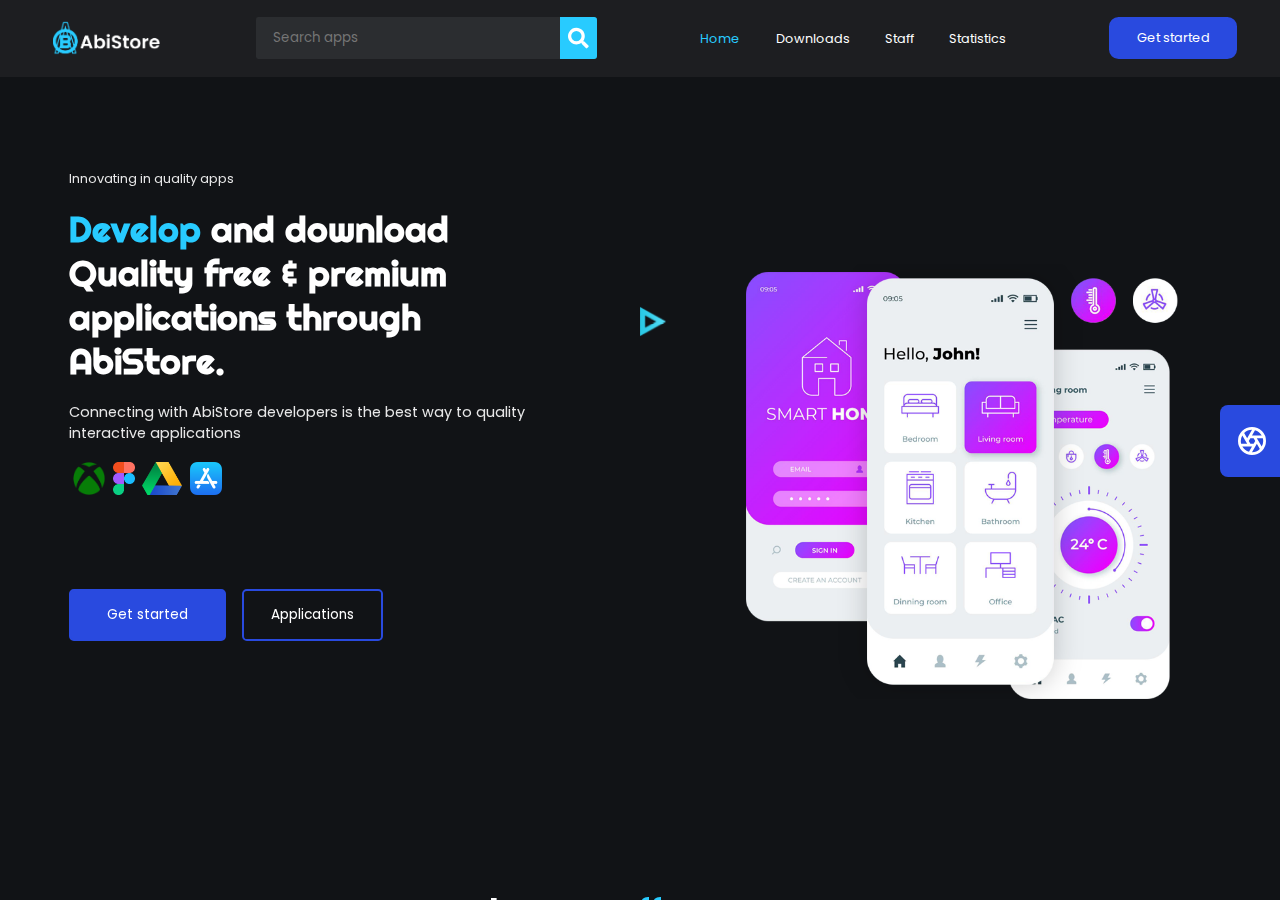
<file: index.html>
<!DOCTYPE html>
<html lang="en">
<head>
    <meta charset="UTF-8">
    <meta http-equiv="X-UA-Compatible" content="IE=edge">
    <meta name="viewport" content="width=device-width, initial-scale=1.0">
    <meta name="description" content="Abi store is a Tech company for making apps">
    <meta name="keywords" content="Abi store for application store to download">
    <meta name="author" content="Abijuru Seth">

    <title>Home | AbiStore</title>

    <link rel="shortcut icon" href="./img/favicon.png" type="image/x-icon">
    <link rel="stylesheet" href="./styles/style.css">
    <link rel="stylesheet" href="https://cdnjs.cloudflare.com/ajax/libs/font-awesome/5.15.1/css/all.min.css">

</head>
<body>
    <!-- mobile_phone_menu_toggle -->
    <input type="checkbox" name="toggle" id="toggle">

    <!-- settings -->
    <div class="settings">
        <div class="toggle_settings">
            <svg id="camera-lens-line" xmlns="http://www.w3.org/2000/svg" width="32" height="32" viewBox="0 0 32 32">
                <path id="Path_13" data-name="Path 13" d="M0,0H32V32H0Z" fill="none"/>
                <path id="Path_14" data-name="Path 14" d="M13,26.794,16,21.6H6.3A11.225,11.225,0,0,0,13,26.794ZM5.153,18.8h6L6.3,10.4A11.148,11.148,0,0,0,4.8,16,11.266,11.266,0,0,0,5.153,18.8Zm3-10.791,3,5.191L16,4.8A11.164,11.164,0,0,0,8.153,8.009ZM19,5.206,16,10.4h9.7A11.225,11.225,0,0,0,19,5.206ZM26.847,13.2h-6L25.7,21.6A11.148,11.148,0,0,0,27.2,16,11.266,11.266,0,0,0,26.847,13.2Zm-3,10.791-3-5.191L16,27.2a11.164,11.164,0,0,0,7.847-3.209ZM16,30A14,14,0,1,1,30,16,14,14,0,0,1,16,30Zm1.617-16.8H14.383L12.767,16l1.616,2.8h3.234L19.233,16l-1.616-2.8Z" fill="#fff"/>
            </svg>              
        </div>
        <div class="settings_panel">
            <p>Dark</p>
            <p>Light</p>
        </div>
    </div>

    <div class="main_container col-12 col-mob-12 col-tab-12">
        <div class="navbar col-12 col-mob-12 col-tab-12" id="home">
            <div class="log col-2 col-mob-4 col-tab-3">
                <img class="lap-icon" src="./img/logo.png" alt="logo">
                <img class="mob-icon" src="./img/mob-icon.png" alt="logo">
            </div>
            <div class="menus col-8 col-tab-9">
                <div class="search">
                    <input type="text" name="search" id="search" placeholder="Search apps" maxlength="15" minlength="2">
                    <div class="icon_search">
                        <svg xmlns="http://www.w3.org/2000/svg" width="32" height="32" viewBox="0 0 32 32">
                            <path id="Icon_awesome-search" data-name="Icon awesome-search" d="M31.565,27.666l-6.232-6.231A1.5,1.5,0,0,0,24.271,21H23.252A13,13,0,1,0,21,23.248v1.019a1.5,1.5,0,0,0,.438,1.062l6.232,6.231a1.494,1.494,0,0,0,2.119,0l1.769-1.769a1.507,1.507,0,0,0,.006-2.125ZM13,21a8,8,0,1,1,8-8A8,8,0,0,1,13,21Z" fill="#ffffff"/>
                        </svg>                          
                    </div>
                </div>
                <div class="ul_links col-mob-8 col-">
                    <ul>
                        <li><a class="active" href="./index.html">Home</a></li>
                        <li><a href="./downloads.html">Downloads</a></li>
                        <li><a href="./staff.html">Staff</a></li>
                        <li><a href="./staticts.html">Statistics</a></li>
                    </ul>
                    <div class="toggle_menu">
                        <svg xmlns="http://www.w3.org/2000/svg" viewBox="0 0 24 24" width="24" height="24"><path fill="none" d="M0 0h24v24H0z"/><path d="M3 4h18v2H3V4zm0 7h18v2H3v-2zm0 7h18v2H3v-2z"/></svg>
                    </div>
                </div>
            </div>
            <div class="signup col-2">
                <div class="btn_container">
                    <a href="signup.html">Get started</a>
                </div>
            </div>
        </div>

        <div class="menu_toggle_mob_menu col-mob-12" id="menu_togglering">
            <div class="ul_links_mob">
                <ul>
                    <li><a class="active" href="./index.html">Home</a></li>
                    <li><a href="./downloads.html">Downloads</a></li>
                    <li><a href="./staff.html">Staff</a></li>
                    <li><a href="./staticts.html">Statistics</a></li>
                </ul>
            </div>
        </div>

        <div class="banner col-12 col-tab-12 col-mob-12">
            <div class="banner_design">
                <img class="image_2" src="./img/ban1.png" alt="design">
            </div>
            
            <div class="banner_container col-12">
                <div class="description_content col-6 col-tab-12 col-mob-12">
                    <div class="detail_container">
                        <p>Innovating in quality apps</p>
                        <h1><span>Develop</span> and download Quality free & premium applications through AbiStore.</h1>
                        <p class="last">Connecting with AbiStore developers is the best way to quality interactive applications</p>
                        <div class="app_logos">
                            <img src="./img/xbox-logo-png-2496.png" alt="appstore">
                            <img src="./img/figma-1-logo-png-transparent.png" alt="appstore">
                            <img src="./img/google-drive.png" alt="appstore">
                            <img src="./img/app-store.png" alt="appstore">
                        </div>
                        <div class="btn_started">
                            <div class="btn_getstarted btn_getstarted1">
                                <a href="signup.html">Get started</a>
                            </div>
                            <div class="btn_getstarted">
                                <a href="downloads.html">Applications</a>
                            </div>
                        </div>
                    </div>
                </div>
                <div class="image_illustrations col-6 col-tab-12 col-mob-12">
                    <div class="image_container">
                        <img src="./img/img5.png" alt="image">
                    </div>
                </div>
            </div>
        </div>

        <div class="services col-12 col-tab-12 col-mob-12">
            <h2>What We <span>Offer For You</span></h2>
            <div class="service_containers col-12 col-tab-12 col-mob-12">
                <div class="service_content col-5">
                    <div class="image_service">
                        <img src="./img/Business-Collaboration.png" alt="">
                    </div>
                    <div class="content_service">
                        <h3>Business Collaboration</h3>
                        <p>
                            Creating purposeful connections, both internally and  
                            <br>externally, to achieve goals or solve problems
                        </p>
                    </div>
                </div>
                <div class="service_content col-5">
                    <div class="image_service">
                        <img src="./img/Engineering-Services.png" alt="">
                    </div>
                    <div class="content_service">
                        <h3>Application Engineering</h3>
                        <p>
                            Work directly with customers to understand their specific 
                            <br> technical requirements and ensure growth.
                        </p>
                    </div>
                </div>
                <div class="service_content col-5">
                    <div class="image_service">
                        <img src="./img/Creative-Minds.png" alt="">
                    </div>
                    <div class="content_service">
                        <h3>Creative minds</h3>
                        <p>
                            Creating purposeful connections, both internally and  
                            <br>externally, to achieve goals or solve problems
                        </p>
                    </div>
                </div> 
                <div class="service_content col-5">
                    <div class="image_service">
                        <img src="./img/Revenue-Generation.png" alt="">
                    </div>
                    <div class="content_service">
                        <h3>Revenue Generation</h3>
                        <p>
                            Creating purposeful connections, both internally and  
                            <br>externally, to achieve goals or solve problems
                        </p>
                    </div>
                </div>

            </div>
        </div>

        <div class="strategies col-12 col-tab-12 col-mob-12">
            <div class="strategies_image col-6 col-tab-11 col-mob-12">
                <img src="./img/strategies.png" alt="strategies">
            </div>
            <div class="strategy_details col-6 col-tab-11 col-mob-12">
                <h2>Brighter Corporate Ideas And Great <span>Strategies</span></h2>
                <p>Working with abistore is the best opportunity and easy way
                    to get fast <br> development of your ideas width strategies.
                </p>
                <div class="strategy_content strategy1">
                    <div class="dot">
                        <img src="./img/dot.png" alt="dot">
                    </div>
                    <p>
                        Explore Our Technology Solution :<span> Having the best technologies, 
                        busy clever staff, we develop enhanced applications for your ideas fast.</span>
                    </p>
                </div>
                <div class="strategy_content">
                    <div class="dot">
                        <img src="./img/dot2.png" alt="dot">
                    </div>
                    <p>
                        Web Design and Development : <span> Design and creativty is best, 
                        of our uniqueness hence clients always get services for their projects.</span>
                    </p>
                </div>
                <button>Discover more 
                    <svg id="arrow-right-line" xmlns="http://www.w3.org/2000/svg" width="35" height="35" viewBox="0 0 35 35">
                        <path id="Path_75" data-name="Path 75" d="M0,0H35V35H0Z" fill="none"/>
                        <path id="Path_76" data-name="Path 76" d="M24.54,15.793,15.489,6.636l2.386-2.414L31,17.5,17.875,30.778l-2.386-2.414,9.052-9.157H4V15.793Z" fill="#fff"/>
                    </svg>
                </button>
            </div>
        </div>


        <div class="start_project col-12 col-tab-12 col-mob-12">
            <div class="start_project_content col-mob-12">
                <div class="circle_cover1"></div>
                <div class="circle_cover2"></div>
                <div class="start_project_details col-mob-12">
                    <h1>Have A Project In Mind? Let's Get To Work</h1>
                    <p>If you already have got a project either an application both mobile, desktop and web based applications <br>
                    we are ready to get involved and help build the best and most clerified and interactive app world wide</p>
                </div>
                <div class="start_project_link col-mob-12">
                    <button>Start a Project</button>
                </div>
            </div>
        </div>


        <div class="solutions col-12 col-tab-12 col-mob-12">

            <img class="tri_shape" src="./img/ban1.png" alt="this">
            <img class="dot1" src="./img/dot.png" alt="this">
            <img class="dot2" src="./img/dot2.png" alt="this">

            <h5>Technology Solutions</h5>
            <h1>We Provide IT & Business Oriented Application Services</h1>
            <p>
                Application engineers are engineers hired by companies marketing 
                technical products. The Application engineer help the sales department 
                with customers needing help or advice in applying the company’s products.
            </p>
            <div class="services_view col-tab-12 col-12 col-mob-12">
                <div class="services_contents col-mob-12 col-tab-12">
                    <div class="service_details col-mob-12 col-tab-12 service1">
                        <div class="service_avatar">
                            <img src="./img/ser1.png" alt="service">
                        </div>
                        <div class="service_descript">
                            <h3>Secure Applications</h3>
                            <p>This is the only safe and good place to build secure applications with our developers</p>
                        </div>
                    </div>

                    <div class="service_details col-mob-12 col-tab-12 center_service_details_left">
                        <div class="service_avatar">
                            <img src="./img/ser2.png" alt="service">
                        </div>
                        <div class="service_descript">
                            <h3>Interactive Applications</h3>
                            <p>This is the only safe and good place to build secure applications with our developers</p>
                        </div>
                    </div>
                    <div class="service_details col-mob-12 col-tab-12 service3">
                        <div class="service_avatar">
                            <img src="./img/ser3.png" alt="service">
                        </div>
                        <div class="service_descript">
                            <h3>Bit Coin Exchange</h3>
                            <p>This is the only safe and good place to build secure applications with our developers</p>
                        </div>
                    </div>
                </div>

                <div class="services_contents_illustrations col-mob-12 col-tab-12">
                    <img src="./img/services.png" alt="we">
                </div>
                <div class="services_contents col-mob-12 col-tab-12">
                    <div class="service_details col-mob-12 col-tab-12 service4">
                        <div class="service_avatar">
                            <img src="./img/ser4.png" alt="service">
                        </div>
                        <div class="service_descript">
                            <h3>Big Serve Stations</h3>
                            <p>This is the only safe and good place to build secure applications with our developers</p>
                        </div>
                    </div>

                    <div class="service_details col-mob-12 col-tab-12 center_service_details_right">
                        <div class="service_avatar">
                            <img src="./img/ser5.png" alt="service">
                        </div>
                        <div class="service_descript">
                            <h3>Fast App Hosting</h3>
                            <p>This is the only safe and good place to build secure applications with our developers</p>
                        </div>
                    </div>
                    <div class="service_details col-mob-12 col-tab-12 service5">
                        <div class="service_avatar">
                            <img src="./img/ser6.png" alt="service">
                        </div>
                        <div class="service_descript">
                            <h3>Bitcoin Payment</h3>
                            <p>This is the only safe and good place to build secure applications with our developers</p>
                        </div>
                    </div>
                </div>
            </div>
        </div>


        <div class="testmonials col-12 col-tab-12 col-mob-12">
            <h1>What Our Happy <span>Clients</span> Say</h1>
            <div class="testmonial_content col-tab-12 col-mob-12">
                <div class="testmonial_avatar col-mob-12">
                    <img src="./img/download.png" alt="testmony_avatar">
                </div>
                <div class="testmonial_details col-mob-12">
                    <div class="testmony_slide">
                        <div class="testmony">
                            <div class="avatar_client">
                                <div class="client_image">
                                    <div class="image_container">
                                        <img src="./img/staff/8.jpg" alt="client">
                                    </div>
                                </div>
                                <div class="client_name">
                                    <h4>Abijuru Seth</h4>
                                    <p>abiheloaf@gmail.com</p>
                                </div>
                            </div>
                            <div class="client_details">
                                <p>Thanks to abi store alot cause it has helped me get my business developed 
                                    with fast development and appropriate services I found it the best place for years.</p>
                                <p>I even think ignoring working with them is wastage of time and funds for you business  
                                    and apps cause they have got good </p>
                                <div class="social_media">
                                    <img src="./img/xbox-logo-png-2496.png" alt="appstore">
                                    <img src="./img/figma-1-logo-png-transparent.png" alt="appstore">
                                    <img src="./img/twitter.png" alt="appstore">
                                    <img src="./img/slack-logo-icon.png" alt="appstore">
                                    <img src="./img/google-drive.png" alt="appstore">
                                    <img src="./img/app-store.png" alt="appstore">
                                </div>
                            </div>
                        </div>  
                        
                        <div class="testmony">
                            <div class="avatar_client">
                                <div class="client_image">
                                    <div class="image_container">
                                        <img src="./img/staff/7.jpg" alt="client">
                                    </div>
                                </div>
                                <div class="client_name">
                                    <h4>Shumbusho David</h4>
                                    <p>shumbushodavi@gmail.com</p>
                                </div>
                            </div>
                            <div class="client_details">
                                <p>Thanks to abi store alot cause it has helped me get my business developed 
                                    with fast development and appropriate services I found it the best place for years.</p>
                                <p>I even think ignoring working with them is wastage of time and funds for you business  
                                    and apps cause they have got</p>
                                <div class="social_media">
                                    <img src="./img/xbox-logo-png-2496.png" alt="appstore">
                                    <img src="./img/figma-1-logo-png-transparent.png" alt="appstore">
                                    <img src="./img/twitter.png" alt="appstore">
                                    <img src="./img/slack-logo-icon.png" alt="appstore">
                                    <img src="./img/google-drive.png" alt="appstore">
                                    <img src="./img/app-store.png" alt="appstore">
                                </div>
                            </div>
                        </div>

                        <div class="testmony">
                            <div class="avatar_client client_last">
                                <div class="client_image">
                                    <div class="image_container">
                                        <img src="./img/staff/9.jpg" alt="client">
                                    </div>
                                </div>
                                <div class="client_name">
                                    <h4>Turinumugisha Souvenir</h4>
                                    <p>turinomugishasouvenir@gmail.com</p>
                                </div>
                            </div>
                            <div class="client_details">
                                <p>Thanks to abi store alot cause it has helped me get my business developed 
                                    with fast development and appropriate services I found it the best place for years.</p>
                                <p>I even think ignoring working with them is wastage of time and funds for you business  
                                    and apps cause they have got good</p>
                                <div class="social_media">
                                    <img src="./img/xbox-logo-png-2496.png" alt="appstore">
                                    <img src="./img/figma-1-logo-png-transparent.png" alt="appstore">
                                    <img src="./img/twitter.png" alt="appstore">
                                    <img src="./img/slack-logo-icon.png" alt="appstore">
                                    <img src="./img/google-drive.png" alt="appstore">
                                    <img src="./img/app-store.png" alt="appstore">
                                </div>
                            </div>
                        </div>

                        <div class="testmony">
                            <div class="avatar_client">
                                <div class="client_image">
                                    <div class="image_container">
                                        <img src="./img/staff/8.jpg" alt="client">
                                    </div>
                                </div>
                                <div class="client_name">
                                    <h4>Abijuru Seth</h4>
                                    <p>abiheloaf@gmail.com</p>
                                </div>
                            </div>
                            <div class="client_details">
                                <p>Thanks to abi store alot cause it has helped me get my business developed 
                                    with fast development and appropriate services I found it the best place for years.</p>
                                <p>I even think ignoring working with them is wastage of time and funds for you business  
                                    and apps cause services.</p>
                                <div class="social_media">
                                    <img src="./img/xbox-logo-png-2496.png" alt="appstore">
                                    <img src="./img/figma-1-logo-png-transparent.png" alt="appstore">
                                    <img src="./img/twitter.png" alt="appstore">
                                    <img src="./img/slack-logo-icon.png" alt="appstore">
                                    <img src="./img/google-drive.png" alt="appstore">
                                    <img src="./img/app-store.png" alt="appstore">
                                </div>
                            </div>
                        </div>

                    </div>   
                </div>
            </div>
            <div class="client_companies col-12 col-tab-12 col-mob-12" >
                <h2>Faithful Companies</h2>
                <div class="company_logos col-mob-12">
                    <div class="logos_row col-mob-11 col-tab-12">
                        <img src="./img/brands/1.png" alt="">
                        <img src="./img/brands/2.png" alt="">
                        <img src="./img/brands/3.png" alt="">
                        <img src="./img/brands/4.png" alt="">
                        <img src="./img/brands/5.png" alt="">
                    </div>
                    <div class="logos_row col-mob-11 col-tab-12">
                        <img src="./img/brands/6.png" alt="">
                        <img src="./img/brands/7.png" alt="">
                        <img src="./img/brands/8.png" alt="">
                        <img src="./img/brands/9.png" alt="">
                        <img src="./img/brands/10.png" alt="">
                    </div>
                </div>
            </div>
        </div>

        <div class="contact col-12 col-mob-12 col-tab-12">
            <div class="contact_us_image col-mob-12 col-tab-6">
                <img src="./img/Img02.png" alt="contact">
                <div class="contact_image_container col-12 col-mob-12 col-tab-12">
                    <img class="contact_img" src="./img/contact.png" alt="contact">
                </div>
                <div class="social-links">
                    <a href="https://twitter.com/seth_abi" class="twitter"><i class="fab fa-twitter"></i></a>
                    <a href="https://web.facebook.com/abijuru.seth" class="facebook"><i class="fab fa-facebook"></i></a>
                    <a href="https://www.instagram.com/seth_abi" class="instagram"><i class="fab fa-instagram"></i></a>
                    <a href="https://abiheloaf@gmail.com" class="google-plus"><i class="fas fa-envelope"></i></a>
                    <a href="https://www.slack.com" class="slack"><i class="fab fa-slack"></i></a>
                    <a href="https://www.pinterest.com/" class="pinterest"><i class="fab fa-pinterest"></i></a>
                    <a href="https://www.youtube.com/channel/UCVa85WM00ibbtAiXqQR-c9Q" class="youtube"><i class="fab fa-youtube"></i></a>
                    <a href="https://web.whatsapp.com/" class="instagram"><i class="fab fa-whatsapp"></i></a>
                </div>
            </div>
            <div class="contact_us_info col-mob-12 col-tab-6">
                <h1>Want To Get Intouch Contact Us Through the <span> Social Medias</span></h1>
                <p> Application development 
                    tools provide the right resources that the users can 
                    integrate freely with the hardware to enhance productivity.</p>
                <div class="form">
                    <form action="#" method="POST">
                        <input type="text" placeholder="Enter username" required maxlength="12">
                        <input type="email" placeholder="Enter email" required maxlength="35">
                        <textarea name="message" id="message" cols="30" rows="10">Enter message</textarea>
                        <button>Send message</button>
                    </form>
                </div>
            </div>
        </div>


        <div class="footer col-12 col-mob-12 col-tab-12">
            <div class="main_footer_container col-12 col-tab-12 col-mob-12">
                <div class="footer_content col-3 col-tab-6 col-mob-12">
                    <img src="./img/logo1.png" alt="logo">
                    <p class="footer_p_descript">
                        App development tools are the software or computing solutions 
                        required to give the app developer flexibility and scalable applications. to build security-rich, 
                        innovative, and scalable applications.
                         </p>
                </div>
                <div class="footer_content col-3 col-tab-6 col-mob-12">
                    <h4>Important Links</h4>
                    <a href="">Services</a>
                    <a href="">Companies</a>
                    <a href="">Downloads</a>
                    <a href="">Staff</a>
                    <a href="">Contact</a>
                </div>
                <div class="footer_content col-3 col-tab-6 col-mob-12">
                    <h4>Contact Us</h4>
                    <p> KK 232 St, Kigali</p>
                    <p>Kabeza, Kigali</p>
                    <p> Republic of Rwanda</p> 
                    <p><strong>Phone:</strong> +250 781 294 147</p>
                    <p><strong>Email:</strong> abiheloaf@gmail.com</p>
                </div>
                <div class="footer_content col-3 col-tab-6 col-mob-12">
                    <h4>My Newsletter</h4>
                    <h3>If you feel like you wanna always get my updates then make 
                        sure to subscribe below.</h3>
                    <form action="#" method="post">
                        <input type="email" name="email" required placeholder="Enter email" maxlength="15">
                        <input type="submit" value="Subscribe">
                    </form>
                    <div class="top">
                        <a href="#home">
                            top
                            <svg xmlns="http://www.w3.org/2000/svg" viewBox="0 0 24 24" width="24" height="24">
                                <path fill="none" d="M0 0h24v24H0z"/>
                                <path fill="#fff" d="M13 7.828V20h-2V7.828l-5.364 5.364-1.414-1.414L12 4l7.778 7.778-1.414 1.414L13 7.828z"/>
                            </svg>
                        </a>
                    </div>
                </div>
            </div>
            <div class="copyright_section col-12">
                <div class="copyright_company col-6 col-mob-12">
                    <p>&copy; Copyright 2020 <strong>Rwanda Coding Academy</strong>. All Rights Reserved</p>
                </div>
                <div class="copyright_designer col-6 col-mob-12">
                    <p>Designed with <i class="fas fa-heart"></i> by Abi-Seth</p>
                </div>
            </div>
        </div>

    </div>
</body>
</html>
</file>
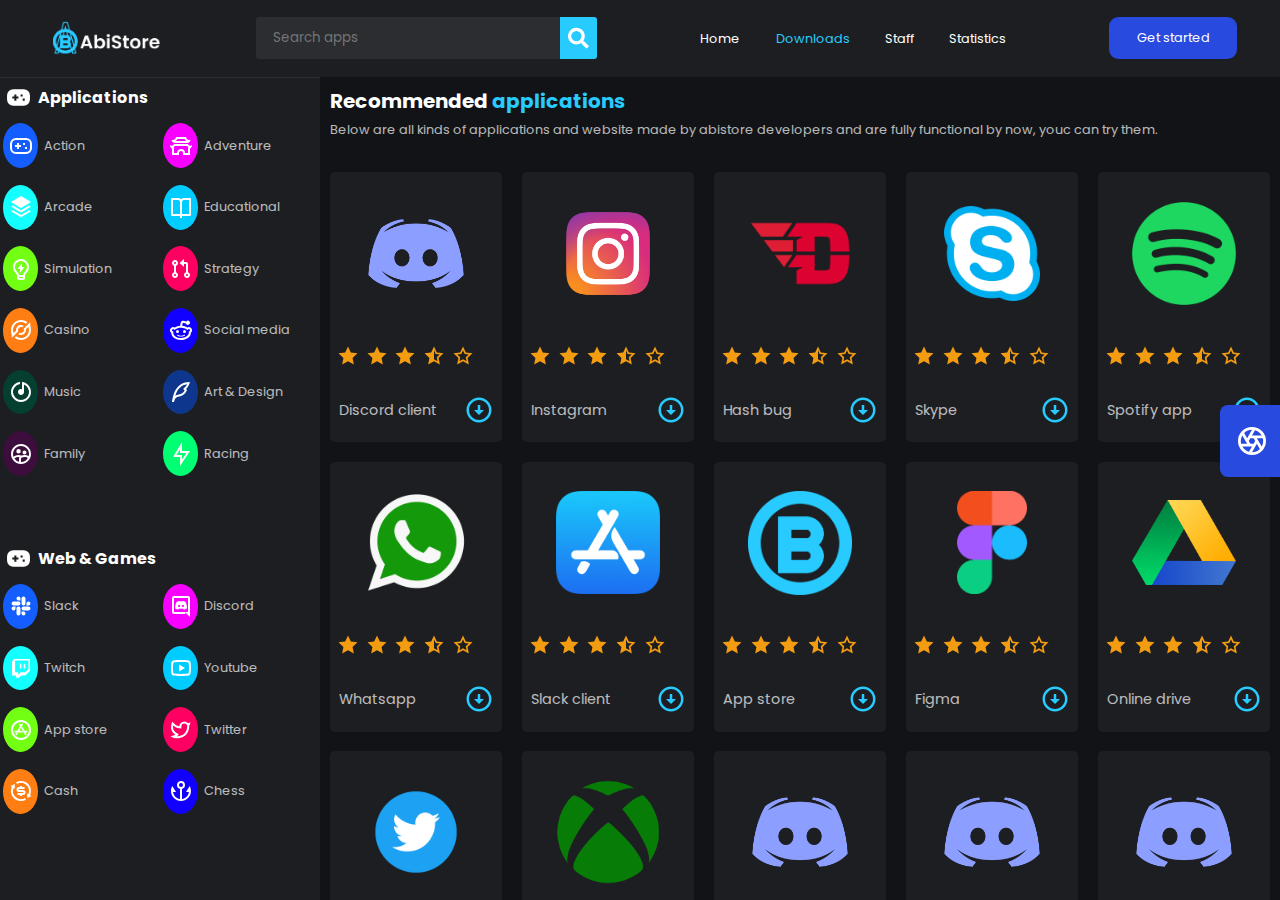
<file: downloads.html>
<!DOCTYPE html>
<html lang="en">
<head>
    <meta charset="UTF-8">
    <meta http-equiv="X-UA-Compatible" content="IE=edge">
    <meta name="viewport" content="width=device-width, initial-scale=1.0">
    <meta name="description" content="Abi store is a Tech company for making apps">
    <meta name="keywords" content="Abi store for application store to download">
    <meta name="author" content="Abijuru Seth">

    <title>Downloads | AbiStore</title>

    <link rel="shortcut icon" href="./img/favicon.png" type="image/x-icon">
    <link rel="stylesheet" href="./styles/style.css">
    <link rel="stylesheet" href="https://cdnjs.cloudflare.com/ajax/libs/font-awesome/5.15.1/css/all.min.css">

</head>
<body>
    <!-- mobile_phone_menu_toggle -->
    <input type="checkbox" name="toggle" id="toggle">

    <!-- settings -->
    <div class="settings">
        <div class="toggle_settings">
            <svg id="camera-lens-line" xmlns="http://www.w3.org/2000/svg" width="32" height="32" viewBox="0 0 32 32">
                <path id="Path_13" data-name="Path 13" d="M0,0H32V32H0Z" fill="none"/>
                <path id="Path_14" data-name="Path 14" d="M13,26.794,16,21.6H6.3A11.225,11.225,0,0,0,13,26.794ZM5.153,18.8h6L6.3,10.4A11.148,11.148,0,0,0,4.8,16,11.266,11.266,0,0,0,5.153,18.8Zm3-10.791,3,5.191L16,4.8A11.164,11.164,0,0,0,8.153,8.009ZM19,5.206,16,10.4h9.7A11.225,11.225,0,0,0,19,5.206ZM26.847,13.2h-6L25.7,21.6A11.148,11.148,0,0,0,27.2,16,11.266,11.266,0,0,0,26.847,13.2Zm-3,10.791-3-5.191L16,27.2a11.164,11.164,0,0,0,7.847-3.209ZM16,30A14,14,0,1,1,30,16,14,14,0,0,1,16,30Zm1.617-16.8H14.383L12.767,16l1.616,2.8h3.234L19.233,16l-1.616-2.8Z" fill="#fff"/>
            </svg>              
        </div>
        <div class="settings_panel">
            <p>Dark</p>
            <p>Light</p>
        </div>
    </div>

    <div class="main_container col-12 col-mob-12 col-tab-12">
        <div class="navbar col-12 col-mob-12 col-tab-12" id="home">
            <div class="log col-2 col-mob-4 col-tab-3">
                <img class="lap-icon" src="./img/logo.png" alt="logo">
                <img class="mob-icon" src="./img/mob-icon.png" alt="logo">
            </div>
            <div class="menus col-8 col-tab-9">
                <div class="search">
                    <input type="text" name="search" id="search" placeholder="Search apps" maxlength="15" minlength="2">
                    <div class="icon_search">
                        <svg xmlns="http://www.w3.org/2000/svg" width="32" height="32" viewBox="0 0 32 32">
                            <path id="Icon_awesome-search" data-name="Icon awesome-search" d="M31.565,27.666l-6.232-6.231A1.5,1.5,0,0,0,24.271,21H23.252A13,13,0,1,0,21,23.248v1.019a1.5,1.5,0,0,0,.438,1.062l6.232,6.231a1.494,1.494,0,0,0,2.119,0l1.769-1.769a1.507,1.507,0,0,0,.006-2.125ZM13,21a8,8,0,1,1,8-8A8,8,0,0,1,13,21Z" fill="#ffffff"/>
                        </svg>                          
                    </div>
                </div>
                <div class="ul_links col-mob-8 col-">
                    <ul>
                        <li><a href="./index.html">Home</a></li>
                        <li><a class="active" href="./downloads.html">Downloads</a></li>
                        <li><a href="./staff.html">Staff</a></li>
                        <li><a href="./staticts.html">Statistics</a></li>
                    </ul>
                    <div class="toggle_menu">
                        <svg xmlns="http://www.w3.org/2000/svg" viewBox="0 0 24 24" width="24" height="24"><path fill="none" d="M0 0h24v24H0z"/><path d="M3 4h18v2H3V4zm0 7h18v2H3v-2zm0 7h18v2H3v-2z"/></svg>
                    </div>
                </div>
            </div>
            <div class="signup col-2">
                <div class="btn_container">
                    <a href="signup.html">Get started</a>
                </div>
            </div>
        </div>

        <div class="menu_toggle_mob_menu col-mob-12" id="menu_togglering">
            <div class="ul_links_mob">
                <ul>
                    <li><a href="./index.html">Home</a></li>
                    <li><a class="active" href="./downloads.html">Downloads</a></li>
                    <li><a href="./staff.html">Staff</a></li>
                    <li><a href="./staticts.html">Statistics</a></li>
                </ul>
            </div>
        </div>

        <div class="banner col-12 col-tab-12 col-mob-12">
            <div class="banner_content col-12 col-tab-12 col-mob-12">
                <div class="banner_sidebar col-3 col-tab-6 col-mob-12">
                    <div class="row_app_cat col-12 col-tab-12 col-mob-12">
                        <div class="app_cat_title col-12 col-tab-12 col-mob-12">
                            <svg xmlns="http://www.w3.org/2000/svg" viewBox="0 0 24 24" width="25" height="25"><path fill="none" d="M0 0h24v24H0z"/><path fill="#fff" d="M17 4a6 6 0 0 1 6 6v4a6 6 0 0 1-6 6H7a6 6 0 0 1-6-6v-4a6 6 0 0 1 6-6h10zm-7 5H8v2H6v2h1.999L8 15h2l-.001-2H12v-2h-2V9zm8 4h-2v2h2v-2zm-2-4h-2v2h2V9z"/></svg>
                            <h2>
                                Applications
                            </h2>
                        </div>
                        <div class="category_apps col-12 col-tab-12 col-mob-12">
                            <div class="app_cat col-6">
                                <div class="cat_icon back1">
                                    <svg xmlns="http://www.w3.org/2000/svg" viewBox="0 0 24 24" width="24" height="24"><path fill="none" d="M0 0h24v24H0z"/><path fill="#fff" d="M17 4a6 6 0 0 1 6 6v4a6 6 0 0 1-6 6H7a6 6 0 0 1-6-6v-4a6 6 0 0 1 6-6h10zm0 2H7a4 4 0 0 0-3.995 3.8L3 10v4a4 4 0 0 0 3.8 3.995L7 18h10a4 4 0 0 0 3.995-3.8L21 14v-4a4 4 0 0 0-3.8-3.995L17 6zm-7 3v2h2v2H9.999L10 15H8l-.001-2H6v-2h2V9h2zm8 4v2h-2v-2h2zm-2-4v2h-2V9h2z"/></svg>
                                </div>
                                <div class="cat_name">
                                    Action
                                </div> 
                            </div>
                            
                            <div class="app_cat col-6">
                                <div class="cat_icon back2">
                                    <svg xmlns="http://www.w3.org/2000/svg" viewBox="0 0 24 24" width="24" height="24"><path fill="none" d="M0 0h24v24H0z"/><path fill="#fff" d="M18.901 10a2.999 2.999 0 0 0 4.075 1.113 3.5 3.5 0 0 1-1.975 3.55L21 21h-7v-2a2 2 0 0 0-1.85-1.995L12 17a2 2 0 0 0-1.995 1.85L10 19v2H3v-6.336a3.5 3.5 0 0 1-1.979-3.553A2.999 2.999 0 0 0 5.098 10h13.803zm-.971 2H6.069l-.076.079c-.431.42-.935.76-1.486 1.002l-.096.039.589.28-.001 5.6 3.002-.001v-.072l.01-.223c.149-2.016 1.78-3.599 3.854-3.698l.208-.005.223.01a4 4 0 0 1 3.699 3.787l.004.201L19 19l.001-5.6.587-.28-.095-.04a5.002 5.002 0 0 1-1.486-1.001L17.93 12zm-.894-9a3.5 3.5 0 0 0 4.446 2.86 3.5 3.5 0 0 1-3.29 3.135L18 9H6a3.5 3.5 0 0 1-3.482-3.14A3.5 3.5 0 0 0 6.964 3h10.072zM15.6 5H8.399a5.507 5.507 0 0 1-1.49 1.816L6.661 7h10.677l-.012-.008a5.518 5.518 0 0 1-1.579-1.722L15.6 5z"/></svg>
                                </div>
                                <div class="cat_name">
                                    Adventure
                                </div> 
                            </div>
                            
                        </div>
                        
                        <div class="category_apps col-12 col-tab-12 col-mob-12">
                            <div class="app_cat col-6">
                                <div class="cat_icon back3">
                                    <svg xmlns="http://www.w3.org/2000/svg" viewBox="0 0 24 24" width="24" height="24"><path fill="none" d="M0 0h24v24H0z"/><path fill="#fff" d="M20.083 10.5l1.202.721a.5.5 0 0 1 0 .858L12 17.65l-9.285-5.571a.5.5 0 0 1 0-.858l1.202-.721L12 15.35l8.083-4.85zm0 4.7l1.202.721a.5.5 0 0 1 0 .858l-8.77 5.262a1 1 0 0 1-1.03 0l-8.77-5.262a.5.5 0 0 1 0-.858l1.202-.721L12 20.05l8.083-4.85zM12.514 1.309l8.771 5.262a.5.5 0 0 1 0 .858L12 13 2.715 7.429a.5.5 0 0 1 0-.858l8.77-5.262a1 1 0 0 1 1.03 0z"/></svg>
                                </div>
                                <div class="cat_name">
                                    Arcade
                                </div> 
                            </div>
                            
                            <div class="app_cat col-6">
                                <div class="cat_icon back4">
                                    <svg xmlns="http://www.w3.org/2000/svg" viewBox="0 0 24 24" width="24" height="24"><path fill="none" d="M0 0h24v24H0z"/><path fill="#fff" d="M13 21v2h-2v-2H3a1 1 0 0 1-1-1V4a1 1 0 0 1 1-1h6a3.99 3.99 0 0 1 3 1.354A3.99 3.99 0 0 1 15 3h6a1 1 0 0 1 1 1v16a1 1 0 0 1-1 1h-8zm7-2V5h-5a2 2 0 0 0-2 2v12h7zm-9 0V7a2 2 0 0 0-2-2H4v14h7z"/></svg>
                                </div>
                                <div class="cat_name">
                                    Educational
                                </div> 
                            </div>                          
                        </div>
                        
                        <div class="category_apps col-12 col-tab-12 col-mob-12">
                            <div class="app_cat col-6">
                                <div class="cat_icon back5">
                                    <svg xmlns="http://www.w3.org/2000/svg" viewBox="0 0 24 24" width="24" height="24"><path fill="none" d="M0 0h24v24H0z"/><path fill="#fff" d="M9.973 18h4.054c.132-1.202.745-2.194 1.74-3.277.113-.122.832-.867.917-.973a6 6 0 1 0-9.37-.002c.086.107.807.853.918.974.996 1.084 1.609 2.076 1.741 3.278zM14 20h-4v1h4v-1zm-8.246-5a8 8 0 1 1 12.49.002C17.624 15.774 16 17 16 18.5V21a2 2 0 0 1-2 2h-4a2 2 0 0 1-2-2v-2.5C8 17 6.375 15.774 5.754 15zM13 10.004h2.5l-4.5 6v-4H8.5L13 6v4.005z"/></svg>
                                </div>
                                <div class="cat_name">
                                    Simulation
                                </div> 
                            </div>
                            
                            <div class="app_cat col-6">
                                <div class="cat_icon back6">
                                    <svg xmlns="http://www.w3.org/2000/svg" viewBox="0 0 24 24" width="24" height="24"><path fill="none" d="M0 0h24v24H0z"/><path fill="#fff" d="M15 5h2a2 2 0 0 1 2 2v8.17a3.001 3.001 0 1 1-2 0V7h-2v3l-4.5-4L15 2v3zM5 8.83a3.001 3.001 0 1 1 2 0v6.34a3.001 3.001 0 1 1-2 0V8.83zM6 7a1 1 0 1 0 0-2 1 1 0 0 0 0 2zm0 12a1 1 0 1 0 0-2 1 1 0 0 0 0 2zm12 0a1 1 0 1 0 0-2 1 1 0 0 0 0 2z"/></svg>
                                </div>
                                <div class="cat_name">
                                    Strategy
                                </div> 
                            </div>
                        </div>
                        
                        <div class="category_apps col-12 col-tab-12 col-mob-12">
                            <div class="app_cat col-6">
                                <div class="cat_icon back7">
                                    <svg xmlns="http://www.w3.org/2000/svg" viewBox="0 0 24 24" width="24" height="24"><path fill="none" d="M0 0H24V24H0z"/><path fill="#fff" d="M18.328 4.256l-1.423 1.423c-3.138-2.442-7.677-2.22-10.562.664-2.374 2.374-2.944 5.868-1.71 8.78l2.417-2.417c-.213-1.503.258-3.085 1.414-4.242 1.71-1.71 4.352-1.922 6.293-.636l-1.464 1.464c-1.115-.532-2.49-.337-3.414.587-.924.923-1.12 2.299-.587 3.414l-6.45 6.45c-.034-3.5-.591-4.812-.788-6.702-.301-2.894.657-5.894 2.875-8.112 3.666-3.666 9.471-3.89 13.4-.673zm2.83.002c.034 3.5.591 4.811.788 6.701.301 2.894-.657 5.894-2.875 8.112-3.666 3.666-9.471 3.89-13.4.673l1.424-1.423c3.138 2.442 7.677 2.22 10.562-.664 2.374-2.374 2.944-5.868 1.71-8.78l-2.417 2.417c.213 1.503-.258 3.085-1.414 4.242-1.71 1.71-4.352 1.922-6.293.636l1.464-1.464c1.115.532 2.49.337 3.414-.587.924-.923 1.12-2.299.587-3.414l6.45-6.45z"/></svg>
                                </div>
                                <div class="cat_name">
                                    Casino
                                </div> 
                            </div>
                            
                            <div class="app_cat col-6">
                                <div class="cat_icon back8">
                                    <svg xmlns="http://www.w3.org/2000/svg" viewBox="0 0 24 24" width="24" height="24"><path fill="none" d="M0 0h24v24H0z"/><path fill="#fff" d="M11.102 7.815l.751-3.536a2 2 0 0 1 2.373-1.54l3.196.68a2 2 0 1 1-.416 1.956l-3.196-.68-.666 3.135c1.784.137 3.557.73 5.163 1.7a3.192 3.192 0 0 1 4.741 2.673v.021a3.192 3.192 0 0 1-1.207 2.55 2.855 2.855 0 0 1-.008.123c0 3.998-4.45 7.03-9.799 7.03-5.332 0-9.708-3.024-9.705-6.953a5.31 5.31 0 0 1-.01-.181 3.192 3.192 0 0 1 3.454-5.35 11.446 11.446 0 0 1 5.329-1.628zm9.286 5.526c.408-.203.664-.62.661-1.075a1.192 1.192 0 0 0-2.016-.806l-.585.56-.67-.455c-1.615-1.098-3.452-1.725-5.23-1.764h-1.006c-1.875.029-3.651.6-5.237 1.675l-.663.45-.584-.55a1.192 1.192 0 1 0-1.314 1.952l.633.29-.054.695c-.013.17-.013.339.003.584 0 2.71 3.356 5.03 7.708 5.03 4.371 0 7.799-2.336 7.802-5.106a3.31 3.31 0 0 0 0-.508l-.052-.672.604-.3zM7 13.5a1.5 1.5 0 1 1 3 0 1.5 1.5 0 0 1-3 0zm7 0a1.5 1.5 0 1 1 3 0 1.5 1.5 0 0 1-3 0zm-1.984 5.103c-1.397 0-2.767-.37-3.882-1.21a.424.424 0 0 1 .597-.597c.945.693 2.123.99 3.269.99s2.33-.275 3.284-.959a.439.439 0 0 1 .732.206.469.469 0 0 1-.119.423c-.684.797-2.484 1.147-3.881 1.147z"/></svg>
                                </div>
                                <div class="cat_name">
                                    Social media
                                </div> 
                            </div>
                        </div>
                        
                        <div class="category_apps col-12 col-tab-12 col-mob-12">
                            <div class="app_cat col-6">
                                <div class="cat_icon back9">
                                    <svg xmlns="http://www.w3.org/2000/svg" viewBox="0 0 24 24" width="24" height="24"><path fill="none" d="M0 0h24v24H0z"/><path fill="#fff" d="M15 4.582V12a3 3 0 1 1-2-2.83V2.05c5.053.501 9 4.765 9 9.95 0 5.523-4.477 10-10 10S2 17.523 2 12c0-5.185 3.947-9.449 9-9.95v2.012A8.001 8.001 0 0 0 12 20a8 8 0 0 0 3-15.418z"/></svg>
                                </div>
                                <div class="cat_name">
                                    Music
                                </div> 
                            </div>
                            
                            <div class="app_cat col-6">
                                <div class="cat_icon back10">
                                    <svg xmlns="http://www.w3.org/2000/svg" viewBox="0 0 24 24" width="24" height="24"><path fill="none" d="M0 0h24v24H0z"/><path fill="#fff" d="M6.94 14.036c-.233.624-.43 1.2-.606 1.783.96-.697 2.101-1.139 3.418-1.304 2.513-.314 4.746-1.973 5.876-4.058l-1.456-1.455 1.413-1.415 1-1.001c.43-.43.915-1.224 1.428-2.368-5.593.867-9.018 4.292-11.074 9.818zM17 9.001L18 10c-1 3-4 6-8 6.5-2.669.334-4.336 2.167-5.002 5.5H3C4 16 6 2 21 2c-1 2.997-1.998 4.996-2.997 5.997L17 9.001z"/></svg>
                                </div>
                                <div class="cat_name">
                                    Art & Design
                                </div> 
                            </div>
                        </div>
                        
                        <div class="category_apps col-12 col-tab-12 col-mob-12">
                            <div class="app_cat col-6">
                                <div class="cat_icon back11">
                                    <svg xmlns="http://www.w3.org/2000/svg" viewBox="0 0 24 24" width="24" height="24"><path fill="none" d="M0 0h24v24H0z"/><path fill="#fff" d="M9.55 11.5a2.25 2.25 0 1 1 0-4.5 2.25 2.25 0 0 1 0 4.5zm.45 8.248V16.4c0-.488.144-.937.404-1.338a6.473 6.473 0 0 0-5.033 1.417A8.012 8.012 0 0 0 10 19.749zM4.453 14.66A8.462 8.462 0 0 1 9.5 13c1.043 0 2.043.188 2.967.532.878-.343 1.925-.532 3.033-.532 1.66 0 3.185.424 4.206 1.156a8 8 0 1 0-15.253.504zm14.426 1.426C18.486 15.553 17.171 15 15.5 15c-2.006 0-3.5.797-3.5 1.4V20a7.996 7.996 0 0 0 6.88-3.914zM12 22C6.477 22 2 17.523 2 12S6.477 2 12 2s10 4.477 10 10-4.477 10-10 10zm3.5-9.5a2 2 0 1 1 0-4 2 2 0 0 1 0 4z"/></svg>
                                </div>
                                <div class="cat_name">
                                    Family
                                </div> 
                            </div>
                            
                            <div class="app_cat col-6">
                                <div class="cat_icon back12">
                                    <svg xmlns="http://www.w3.org/2000/svg" viewBox="0 0 24 24" width="24" height="24"><path fill="none" d="M0 0h24v24H0z"/><path fill="#fff" d="M13 9h8L11 24v-9H4l9-15v9zm-2 2V7.22L7.532 13H13v4.394L17.263 11H11z"/></svg>
                                </div>
                                <div class="cat_name">
                                    Racing
                                </div> 
                            </div>
                        </div>


                    </div>
                    <div class="row_app_cat col-12 col-tab-12 col-mob-12">
                        <div class="app_cat_title col-12 col-tab-12 col-mob-12">
                            <svg xmlns="http://www.w3.org/2000/svg" viewBox="0 0 24 24" width="25" height="25"><path fill="none" d="M0 0h24v24H0z"/><path fill="#fff" d="M17 4a6 6 0 0 1 6 6v4a6 6 0 0 1-6 6H7a6 6 0 0 1-6-6v-4a6 6 0 0 1 6-6h10zm-7 5H8v2H6v2h1.999L8 15h2l-.001-2H12v-2h-2V9zm8 4h-2v2h2v-2zm-2-4h-2v2h2V9z"/></svg>
                            <h2>
                                Web & Games 
                            </h2>
                        </div>
                        <div class="category_apps col-12 col-tab-12 col-mob-12">
                            <div class="app_cat col-6">
                                <div class="cat_icon back1">
                                    <svg xmlns="http://www.w3.org/2000/svg" viewBox="0 0 24 24" width="24" height="24"><path fill="none" d="M0 0h24v24H0z"/><path fill="#fff" d="M6.527 14.514A1.973 1.973 0 0 1 4.56 16.48a1.973 1.973 0 0 1-1.967-1.967c0-1.083.884-1.968 1.967-1.968h1.968v1.968zm.992 0c0-1.083.884-1.968 1.967-1.968 1.083 0 1.968.885 1.968 1.968v4.927a1.973 1.973 0 0 1-1.968 1.967 1.973 1.973 0 0 1-1.967-1.967v-4.927zm1.967-7.987A1.973 1.973 0 0 1 7.52 4.56c0-1.083.884-1.967 1.967-1.967 1.083 0 1.968.884 1.968 1.967v1.968H9.486zm0 .992c1.083 0 1.968.884 1.968 1.967a1.973 1.973 0 0 1-1.968 1.968H4.56a1.973 1.973 0 0 1-1.967-1.968c0-1.083.884-1.967 1.967-1.967h4.927zm7.987 1.967c0-1.083.885-1.967 1.968-1.967s1.967.884 1.967 1.967a1.973 1.973 0 0 1-1.967 1.968h-1.968V9.486zm-.992 0a1.973 1.973 0 0 1-1.967 1.968 1.973 1.973 0 0 1-1.968-1.968V4.56c0-1.083.885-1.967 1.968-1.967s1.967.884 1.967 1.967v4.927zm-1.967 7.987c1.083 0 1.967.885 1.967 1.968a1.973 1.973 0 0 1-1.967 1.967 1.973 1.973 0 0 1-1.968-1.967v-1.968h1.968zm0-.992a1.973 1.973 0 0 1-1.968-1.967c0-1.083.885-1.968 1.968-1.968h4.927c1.083 0 1.967.885 1.967 1.968a1.973 1.973 0 0 1-1.967 1.967h-4.927z"/></svg>
                                </div>
                                <div class="cat_name">
                                    Slack
                                </div> 
                            </div>
                            
                            <div class="app_cat col-6">
                                <div class="cat_icon back2">
                                    <svg xmlns="http://www.w3.org/2000/svg" viewBox="0 0 24 24" width="24" height="24"><path fill="none" d="M0 0h24v24H0z"/><path fill="#fff" d="M13.914 14.58a8.998 8.998 0 0 1-.484.104 7.06 7.06 0 0 1-2.664-.01c-.154-.03-.372-.083-.653-.158l-.921 1.197c-2.273-.073-3.137-1.596-3.137-1.596 0-3.381 1.481-6.122 1.481-6.122 1.481-1.133 2.89-1.102 2.89-1.102l.403.525a1.12 1.12 0 0 1 .112-.01 8.527 8.527 0 0 1 2.314.01l.442-.525s1.41-.031 2.89 1.103c0 0 1.482 2.74 1.482 6.121 0 0-.875 1.522-3.148 1.596l-1.007-1.134zM10.076 11C9.475 11 9 11.45 9 12s.485 1 1.076 1c.6 0 1.075-.45 1.075-1 .01-.55-.474-1-1.075-1zm3.848 0c-.6 0-1.075.45-1.075 1s.485 1 1.075 1c.601 0 1.076-.45 1.076-1s-.475-1-1.076-1zM21 23l-4.99-5H19V4H5v14h11.003l.57 2H5a2 2 0 0 1-2-2V4a2 2 0 0 1 2-2h14a2 2 0 0 1 2 2v19z"/></svg>
                                </div>
                                <div class="cat_name">
                                    Discord
                                </div> 
                            </div>
                            
                        </div>
                        
                        <div class="category_apps col-12 col-tab-12 col-mob-12">
                            <div class="app_cat col-6">
                                <div class="cat_icon back3">
                                    <svg xmlns="http://www.w3.org/2000/svg" viewBox="0 0 24 24" width="24" height="24"><path fill="none" d="M0 0h24v24H0z"/><path fill="#fff" d="M21 3v11.74l-4.696 4.695h-3.913l-2.437 2.348H6.913v-2.348H3V6.13L4.227 3H21zm-1.565 1.565H6.13v11.74h3.13v2.347l2.349-2.348h4.695l3.13-3.13V4.565zm-3.13 3.13v4.696h-1.566V7.696h1.565zm-3.914 0v4.696h-1.565V7.696h1.565z"/></svg>
                                </div>
                                <div class="cat_name">
                                    Twitch
                                </div> 
                            </div>
                            
                            <div class="app_cat col-6">
                                <div class="cat_icon back4">
                                    <svg xmlns="http://www.w3.org/2000/svg" viewBox="0 0 24 24" width="24" height="24"><path fill="none" d="M0 0h24v24H0z"/><path fill="#fff" d="M19.606 6.995c-.076-.298-.292-.523-.539-.592C18.63 6.28 16.5 6 12 6s-6.628.28-7.069.403c-.244.068-.46.293-.537.592C4.285 7.419 4 9.196 4 12s.285 4.58.394 5.006c.076.297.292.522.538.59C5.372 17.72 7.5 18 12 18s6.629-.28 7.069-.403c.244-.068.46-.293.537-.592C19.715 16.581 20 14.8 20 12s-.285-4.58-.394-5.005zm1.937-.497C22 8.28 22 12 22 12s0 3.72-.457 5.502c-.254.985-.997 1.76-1.938 2.022C17.896 20 12 20 12 20s-5.893 0-7.605-.476c-.945-.266-1.687-1.04-1.938-2.022C2 15.72 2 12 2 12s0-3.72.457-5.502c.254-.985.997-1.76 1.938-2.022C6.107 4 12 4 12 4s5.896 0 7.605.476c.945.266 1.687 1.04 1.938 2.022zM10 15.5v-7l6 3.5-6 3.5z"/></svg>
                                </div>
                                <div class="cat_name">
                                    Youtube
                                </div> 
                            </div>                          
                        </div>
                        
                        <div class="category_apps col-12 col-tab-12 col-mob-12">
                            <div class="app_cat col-6">
                                <div class="cat_icon back5">
                                    <svg xmlns="http://www.w3.org/2000/svg" viewBox="0 0 24 24" width="24" height="24"><path fill="none" d="M0 0h24v24H0z"/><path fill="#fff" d="M12 2c5.523 0 10 4.477 10 10s-4.477 10-10 10S2 17.523 2 12 6.477 2 12 2zm0 2a8 8 0 1 0 0 16 8 8 0 0 0 0-16zM8.823 15.343l-.79 1.37a.823.823 0 1 1-1.428-.822l.589-1.016c.66-.206 1.201-.048 1.629.468zM13.21 8.66l2.423 4.194h2.141a.82.82 0 0 1 .823.822.82.82 0 0 1-.823.823h-1.19l.803 1.391a.824.824 0 0 1-1.427.823l-3.04-5.266c-.69-1.19-.198-2.383.29-2.787zm.278-3.044c.395.226.528.73.302 1.125l-3.528 6.109h2.553c.826 0 1.29.972.931 1.645h-7.48a.82.82 0 0 1-.822-.823.82.82 0 0 1 .822-.822h2.097l2.685-4.653-.838-1.456a.824.824 0 0 1 1.427-.823l.359.633.367-.633a.823.823 0 0 1 1.125-.302z"/></svg>
                                </div>
                                <div class="cat_name">
                                    App store
                                </div> 
                            </div>
                            
                            <div class="app_cat col-6">
                                <div class="cat_icon back6">
                                    <svg xmlns="http://www.w3.org/2000/svg" viewBox="0 0 24 24" width="24" height="24"><path fill="none" d="M0 0h24v24H0z"/><path fill="#fff" d="M15.3 5.55a2.9 2.9 0 0 0-2.9 2.847l-.028 1.575a.6.6 0 0 1-.68.583l-1.561-.212c-2.054-.28-4.022-1.226-5.91-2.799-.598 3.31.57 5.603 3.383 7.372l1.747 1.098a.6.6 0 0 1 .034.993L7.793 18.17c.947.059 1.846.017 2.592-.131 4.718-.942 7.855-4.492 7.855-10.348 0-.478-1.012-2.141-2.94-2.141zm-4.9 2.81a4.9 4.9 0 0 1 8.385-3.355c.711-.005 1.316.175 2.669-.645-.335 1.64-.5 2.352-1.214 3.331 0 7.642-4.697 11.358-9.463 12.309-3.268.652-8.02-.419-9.382-1.841.694-.054 3.514-.357 5.144-1.55C5.16 15.7-.329 12.47 3.278 3.786c1.693 1.977 3.41 3.323 5.15 4.037 1.158.475 1.442.465 1.973.538z"/></svg>
                                </div>
                                <div class="cat_name">
                                    Twitter
                                </div> 
                            </div>
                        </div>
                        
                        <div class="category_apps col-12 col-tab-12 col-mob-12">
                            <div class="app_cat col-6">
                                <div class="cat_icon back7">
                                    <svg xmlns="http://www.w3.org/2000/svg" viewBox="0 0 24 24" width="24" height="24"><path fill="none" d="M0 0h24v24H0z"/><path fill="#fff" d="M19.375 15.103A8.001 8.001 0 0 0 8.03 5.053l-.992-1.737A9.996 9.996 0 0 1 17 3.34c4.49 2.592 6.21 8.142 4.117 12.77l1.342.774-4.165 2.214-.165-4.714 1.246.719zM4.625 8.897a8.001 8.001 0 0 0 11.345 10.05l.992 1.737A9.996 9.996 0 0 1 7 20.66C2.51 18.068.79 12.518 2.883 7.89L1.54 7.117l4.165-2.214.165 4.714-1.246-.719zM8.5 14H14a.5.5 0 1 0 0-1h-4a2.5 2.5 0 1 1 0-5h1V7h2v1h2.5v2H10a.5.5 0 1 0 0 1h4a2.5 2.5 0 1 1 0 5h-1v1h-2v-1H8.5v-2z"/></svg>
                                </div>
                                <div class="cat_name">
                                    Cash
                                </div> 
                            </div>
                            
                            <div class="app_cat col-6">
                                <div class="cat_icon back8">
                                    <svg xmlns="http://www.w3.org/2000/svg" viewBox="0 0 24 24" width="24" height="24"><path fill="none" d="M0 0h24v24H0z"/><path fill="#fff" d="M13 9.874v10.054c3.619-.453 6.487-3.336 6.938-6.972H17L20.704 7A10.041 10.041 0 0 1 22 11.95C22 17.5 17.523 22 12 22S2 17.5 2 11.95c0-1.8.471-3.489 1.296-4.95L7 12.956H4.062c.451 3.636 3.32 6.519 6.938 6.972V9.874A4.002 4.002 0 0 1 12 2a4 4 0 0 1 1 7.874zM12 8a2 2 0 1 0 0-4 2 2 0 0 0 0 4z"/></svg>
                                </div>
                                <div class="cat_name">
                                    Chess
                                </div> 
                            </div>
                        </div>
                        
                        


                    </div>
                </div>
                <div class="banner_details col-9 col-tab-6 col-mob-12">
                    <h1>Recommended <span>applications</span></h1>
                    <p>Below are all kinds of applications and website made by abistore developers and are fully functional by now, youc can try them.</p>
                    <div class="application_container col-12 col-tab-12 col-mob-12">
                        <div class="application col-tab-5 col-mob-12">
                            <div class="app_logo_container col-12">
                                <img src="./img/apps/1.png" alt="app">
                            </div>
                            <div class="app_detail_container col-12">
                                <div class="star_container col-12">
                                    <svg xmlns="http://www.w3.org/2000/svg" viewBox="0 0 24 24" width="20" height="24"><path fill="none" d="M0 0h24v24H0z"/><path fill="#F39C12" d="M12 18.26l-7.053 3.948 1.575-7.928L.587 8.792l8.027-.952L12 .5l3.386 7.34 8.027.952-5.935 5.488 1.575 7.928z"/></svg>
                                    <svg xmlns="http://www.w3.org/2000/svg" viewBox="0 0 24 24" width="20" height="24"><path fill="none" d="M0 0h24v24H0z"/><path fill="#F39C12" d="M12 18.26l-7.053 3.948 1.575-7.928L.587 8.792l8.027-.952L12 .5l3.386 7.34 8.027.952-5.935 5.488 1.575 7.928z"/></svg>
                                    <svg xmlns="http://www.w3.org/2000/svg" viewBox="0 0 24 24" width="20" height="24"><path fill="none" d="M0 0h24v24H0z"/><path fill="#F39C12" d="M12 18.26l-7.053 3.948 1.575-7.928L.587 8.792l8.027-.952L12 .5l3.386 7.34 8.027.952-5.935 5.488 1.575 7.928z"/></svg>
                                    <svg xmlns="http://www.w3.org/2000/svg" viewBox="0 0 24 24" width="20" height="24"><path fill="none" d="M0 0h24v24H0z"/><path fill="#F39C12" d="M12 15.968l4.247 2.377-.949-4.773 3.573-3.305-4.833-.573L12 5.275v10.693zm0 2.292l-7.053 3.948 1.575-7.928L.587 8.792l8.027-.952L12 .5l3.386 7.34 8.027.952-5.935 5.488 1.575 7.928L12 18.26z"/></svg>
                                    <svg xmlns="http://www.w3.org/2000/svg" viewBox="0 0 24 24" width="20" height="24"><path fill="none" d="M0 0h24v24H0z"/><path fill="#F39C12" d="M12 18.26l-7.053 3.948 1.575-7.928L.587 8.792l8.027-.952L12 .5l3.386 7.34 8.027.952-5.935 5.488 1.575 7.928L12 18.26zm0-2.292l4.247 2.377-.949-4.773 3.573-3.305-4.833-.573L12 5.275l-2.038 4.42-4.833.572 3.573 3.305-.949 4.773L12 15.968z"/></svg>
                                </div>
                                <div class="descript_app col-12">
                                    <p>Discord client</p>
                                    <div class="app_down_icon">
                                        <svg xmlns="http://www.w3.org/2000/svg" viewBox="0 0 24 24" width="30" height="30"><path fill="none" d="M0 0h24v24H0z"/><path fill="#28CBFF" d="M12 2c5.52 0 10 4.48 10 10s-4.48 10-10 10S2 17.52 2 12 6.48 2 12 2zm0 18c4.42 0 8-3.58 8-8s-3.58-8-8-8-8 3.58-8 8 3.58 8 8 8zm1-8h3l-4 4-4-4h3V8h2v4z"/></svg>
                                    </div>
                                </div>
                            </div>
                        </div>

                         <div class="application col-tab-5 col-mob-12">
                            <div class="app_logo_container col-12">
                                <img src="./img/apps/2.png" alt="app">
                            </div>
                            <div class="app_detail_container col-12">
                                <div class="star_container col-12">
                                    <svg xmlns="http://www.w3.org/2000/svg" viewBox="0 0 24 24" width="20" height="24"><path fill="none" d="M0 0h24v24H0z"/><path fill="#F39C12" d="M12 18.26l-7.053 3.948 1.575-7.928L.587 8.792l8.027-.952L12 .5l3.386 7.34 8.027.952-5.935 5.488 1.575 7.928z"/></svg>
                                    <svg xmlns="http://www.w3.org/2000/svg" viewBox="0 0 24 24" width="20" height="24"><path fill="none" d="M0 0h24v24H0z"/><path fill="#F39C12" d="M12 18.26l-7.053 3.948 1.575-7.928L.587 8.792l8.027-.952L12 .5l3.386 7.34 8.027.952-5.935 5.488 1.575 7.928z"/></svg>
                                    <svg xmlns="http://www.w3.org/2000/svg" viewBox="0 0 24 24" width="20" height="24"><path fill="none" d="M0 0h24v24H0z"/><path fill="#F39C12" d="M12 18.26l-7.053 3.948 1.575-7.928L.587 8.792l8.027-.952L12 .5l3.386 7.34 8.027.952-5.935 5.488 1.575 7.928z"/></svg>
                                    <svg xmlns="http://www.w3.org/2000/svg" viewBox="0 0 24 24" width="20" height="24"><path fill="none" d="M0 0h24v24H0z"/><path fill="#F39C12" d="M12 15.968l4.247 2.377-.949-4.773 3.573-3.305-4.833-.573L12 5.275v10.693zm0 2.292l-7.053 3.948 1.575-7.928L.587 8.792l8.027-.952L12 .5l3.386 7.34 8.027.952-5.935 5.488 1.575 7.928L12 18.26z"/></svg>
                                    <svg xmlns="http://www.w3.org/2000/svg" viewBox="0 0 24 24" width="20" height="24"><path fill="none" d="M0 0h24v24H0z"/><path fill="#F39C12" d="M12 18.26l-7.053 3.948 1.575-7.928L.587 8.792l8.027-.952L12 .5l3.386 7.34 8.027.952-5.935 5.488 1.575 7.928L12 18.26zm0-2.292l4.247 2.377-.949-4.773 3.573-3.305-4.833-.573L12 5.275l-2.038 4.42-4.833.572 3.573 3.305-.949 4.773L12 15.968z"/></svg>
                                </div>
                                <div class="descript_app col-12">
                                    <p>Instagram</p>
                                    <div class="app_down_icon">
                                        <svg xmlns="http://www.w3.org/2000/svg" viewBox="0 0 24 24" width="30" height="30"><path fill="none" d="M0 0h24v24H0z"/><path fill="#28CBFF" d="M12 2c5.52 0 10 4.48 10 10s-4.48 10-10 10S2 17.52 2 12 6.48 2 12 2zm0 18c4.42 0 8-3.58 8-8s-3.58-8-8-8-8 3.58-8 8 3.58 8 8 8zm1-8h3l-4 4-4-4h3V8h2v4z"/></svg>
                                    </div>
                                </div>
                            </div>
                        </div>

                        <div class="application col-tab-5 col-mob-12">
                            <div class="app_logo_container col-12">
                                <img src="./img/apps/3.png" alt="app">
                            </div>
                            <div class="app_detail_container col-12">
                                <div class="star_container col-12">
                                    <svg xmlns="http://www.w3.org/2000/svg" viewBox="0 0 24 24" width="20" height="24"><path fill="none" d="M0 0h24v24H0z"/><path fill="#F39C12" d="M12 18.26l-7.053 3.948 1.575-7.928L.587 8.792l8.027-.952L12 .5l3.386 7.34 8.027.952-5.935 5.488 1.575 7.928z"/></svg>
                                    <svg xmlns="http://www.w3.org/2000/svg" viewBox="0 0 24 24" width="20" height="24"><path fill="none" d="M0 0h24v24H0z"/><path fill="#F39C12" d="M12 18.26l-7.053 3.948 1.575-7.928L.587 8.792l8.027-.952L12 .5l3.386 7.34 8.027.952-5.935 5.488 1.575 7.928z"/></svg>
                                    <svg xmlns="http://www.w3.org/2000/svg" viewBox="0 0 24 24" width="20" height="24"><path fill="none" d="M0 0h24v24H0z"/><path fill="#F39C12" d="M12 18.26l-7.053 3.948 1.575-7.928L.587 8.792l8.027-.952L12 .5l3.386 7.34 8.027.952-5.935 5.488 1.575 7.928z"/></svg>
                                    <svg xmlns="http://www.w3.org/2000/svg" viewBox="0 0 24 24" width="20" height="24"><path fill="none" d="M0 0h24v24H0z"/><path fill="#F39C12" d="M12 15.968l4.247 2.377-.949-4.773 3.573-3.305-4.833-.573L12 5.275v10.693zm0 2.292l-7.053 3.948 1.575-7.928L.587 8.792l8.027-.952L12 .5l3.386 7.34 8.027.952-5.935 5.488 1.575 7.928L12 18.26z"/></svg>
                                    <svg xmlns="http://www.w3.org/2000/svg" viewBox="0 0 24 24" width="20" height="24"><path fill="none" d="M0 0h24v24H0z"/><path fill="#F39C12" d="M12 18.26l-7.053 3.948 1.575-7.928L.587 8.792l8.027-.952L12 .5l3.386 7.34 8.027.952-5.935 5.488 1.575 7.928L12 18.26zm0-2.292l4.247 2.377-.949-4.773 3.573-3.305-4.833-.573L12 5.275l-2.038 4.42-4.833.572 3.573 3.305-.949 4.773L12 15.968z"/></svg>
                                </div>
                                <div class="descript_app col-12">
                                    <p>Hash bug</p>
                                    <div class="app_down_icon">
                                        <svg xmlns="http://www.w3.org/2000/svg" viewBox="0 0 24 24" width="30" height="30"><path fill="none" d="M0 0h24v24H0z"/><path fill="#28CBFF" d="M12 2c5.52 0 10 4.48 10 10s-4.48 10-10 10S2 17.52 2 12 6.48 2 12 2zm0 18c4.42 0 8-3.58 8-8s-3.58-8-8-8-8 3.58-8 8 3.58 8 8 8zm1-8h3l-4 4-4-4h3V8h2v4z"/></svg>
                                    </div>
                                </div>
                            </div>
                        </div>

                        <div class="application col-tab-5 col-mob-12">
                            <div class="app_logo_container col-12">
                                <img src="./img/apps/4.png" alt="app">
                            </div>
                            <div class="app_detail_container col-12">
                                <div class="star_container col-12">
                                    <svg xmlns="http://www.w3.org/2000/svg" viewBox="0 0 24 24" width="20" height="24"><path fill="none" d="M0 0h24v24H0z"/><path fill="#F39C12" d="M12 18.26l-7.053 3.948 1.575-7.928L.587 8.792l8.027-.952L12 .5l3.386 7.34 8.027.952-5.935 5.488 1.575 7.928z"/></svg>
                                    <svg xmlns="http://www.w3.org/2000/svg" viewBox="0 0 24 24" width="20" height="24"><path fill="none" d="M0 0h24v24H0z"/><path fill="#F39C12" d="M12 18.26l-7.053 3.948 1.575-7.928L.587 8.792l8.027-.952L12 .5l3.386 7.34 8.027.952-5.935 5.488 1.575 7.928z"/></svg>
                                    <svg xmlns="http://www.w3.org/2000/svg" viewBox="0 0 24 24" width="20" height="24"><path fill="none" d="M0 0h24v24H0z"/><path fill="#F39C12" d="M12 18.26l-7.053 3.948 1.575-7.928L.587 8.792l8.027-.952L12 .5l3.386 7.34 8.027.952-5.935 5.488 1.575 7.928z"/></svg>
                                    <svg xmlns="http://www.w3.org/2000/svg" viewBox="0 0 24 24" width="20" height="24"><path fill="none" d="M0 0h24v24H0z"/><path fill="#F39C12" d="M12 15.968l4.247 2.377-.949-4.773 3.573-3.305-4.833-.573L12 5.275v10.693zm0 2.292l-7.053 3.948 1.575-7.928L.587 8.792l8.027-.952L12 .5l3.386 7.34 8.027.952-5.935 5.488 1.575 7.928L12 18.26z"/></svg>
                                    <svg xmlns="http://www.w3.org/2000/svg" viewBox="0 0 24 24" width="20" height="24"><path fill="none" d="M0 0h24v24H0z"/><path fill="#F39C12" d="M12 18.26l-7.053 3.948 1.575-7.928L.587 8.792l8.027-.952L12 .5l3.386 7.34 8.027.952-5.935 5.488 1.575 7.928L12 18.26zm0-2.292l4.247 2.377-.949-4.773 3.573-3.305-4.833-.573L12 5.275l-2.038 4.42-4.833.572 3.573 3.305-.949 4.773L12 15.968z"/></svg>
                                </div>
                                <div class="descript_app col-12">
                                    <p>Skype</p>
                                    <div class="app_down_icon">
                                        <svg xmlns="http://www.w3.org/2000/svg" viewBox="0 0 24 24" width="30" height="30"><path fill="none" d="M0 0h24v24H0z"/><path fill="#28CBFF" d="M12 2c5.52 0 10 4.48 10 10s-4.48 10-10 10S2 17.52 2 12 6.48 2 12 2zm0 18c4.42 0 8-3.58 8-8s-3.58-8-8-8-8 3.58-8 8 3.58 8 8 8zm1-8h3l-4 4-4-4h3V8h2v4z"/></svg>
                                    </div>
                                </div>
                            </div>
                        </div>

                        <div class="application col-tab-5 col-mob-12">
                            <div class="app_logo_container col-12">
                                <img src="./img/apps/5.png" alt="app">
                            </div>
                            <div class="app_detail_container col-12">
                                <div class="star_container col-12">
                                    <svg xmlns="http://www.w3.org/2000/svg" viewBox="0 0 24 24" width="20" height="24"><path fill="none" d="M0 0h24v24H0z"/><path fill="#F39C12" d="M12 18.26l-7.053 3.948 1.575-7.928L.587 8.792l8.027-.952L12 .5l3.386 7.34 8.027.952-5.935 5.488 1.575 7.928z"/></svg>
                                    <svg xmlns="http://www.w3.org/2000/svg" viewBox="0 0 24 24" width="20" height="24"><path fill="none" d="M0 0h24v24H0z"/><path fill="#F39C12" d="M12 18.26l-7.053 3.948 1.575-7.928L.587 8.792l8.027-.952L12 .5l3.386 7.34 8.027.952-5.935 5.488 1.575 7.928z"/></svg>
                                    <svg xmlns="http://www.w3.org/2000/svg" viewBox="0 0 24 24" width="20" height="24"><path fill="none" d="M0 0h24v24H0z"/><path fill="#F39C12" d="M12 18.26l-7.053 3.948 1.575-7.928L.587 8.792l8.027-.952L12 .5l3.386 7.34 8.027.952-5.935 5.488 1.575 7.928z"/></svg>
                                    <svg xmlns="http://www.w3.org/2000/svg" viewBox="0 0 24 24" width="20" height="24"><path fill="none" d="M0 0h24v24H0z"/><path fill="#F39C12" d="M12 15.968l4.247 2.377-.949-4.773 3.573-3.305-4.833-.573L12 5.275v10.693zm0 2.292l-7.053 3.948 1.575-7.928L.587 8.792l8.027-.952L12 .5l3.386 7.34 8.027.952-5.935 5.488 1.575 7.928L12 18.26z"/></svg>
                                    <svg xmlns="http://www.w3.org/2000/svg" viewBox="0 0 24 24" width="20" height="24"><path fill="none" d="M0 0h24v24H0z"/><path fill="#F39C12" d="M12 18.26l-7.053 3.948 1.575-7.928L.587 8.792l8.027-.952L12 .5l3.386 7.34 8.027.952-5.935 5.488 1.575 7.928L12 18.26zm0-2.292l4.247 2.377-.949-4.773 3.573-3.305-4.833-.573L12 5.275l-2.038 4.42-4.833.572 3.573 3.305-.949 4.773L12 15.968z"/></svg>
                                </div>
                                <div class="descript_app col-12">
                                    <p>Spotify app</p>
                                    <div class="app_down_icon">
                                        <svg xmlns="http://www.w3.org/2000/svg" viewBox="0 0 24 24" width="30" height="30"><path fill="none" d="M0 0h24v24H0z"/><path fill="#28CBFF" d="M12 2c5.52 0 10 4.48 10 10s-4.48 10-10 10S2 17.52 2 12 6.48 2 12 2zm0 18c4.42 0 8-3.58 8-8s-3.58-8-8-8-8 3.58-8 8 3.58 8 8 8zm1-8h3l-4 4-4-4h3V8h2v4z"/></svg>
                                    </div>
                                </div>
                            </div>
                        </div>

                        <div class="application col-tab-5 col-mob-12">
                            <div class="app_logo_container col-12">
                                <img src="./img/apps/6.png" alt="app">
                            </div>
                            <div class="app_detail_container col-12">
                                <div class="star_container col-12">
                                    <svg xmlns="http://www.w3.org/2000/svg" viewBox="0 0 24 24" width="20" height="24"><path fill="none" d="M0 0h24v24H0z"/><path fill="#F39C12" d="M12 18.26l-7.053 3.948 1.575-7.928L.587 8.792l8.027-.952L12 .5l3.386 7.34 8.027.952-5.935 5.488 1.575 7.928z"/></svg>
                                    <svg xmlns="http://www.w3.org/2000/svg" viewBox="0 0 24 24" width="20" height="24"><path fill="none" d="M0 0h24v24H0z"/><path fill="#F39C12" d="M12 18.26l-7.053 3.948 1.575-7.928L.587 8.792l8.027-.952L12 .5l3.386 7.34 8.027.952-5.935 5.488 1.575 7.928z"/></svg>
                                    <svg xmlns="http://www.w3.org/2000/svg" viewBox="0 0 24 24" width="20" height="24"><path fill="none" d="M0 0h24v24H0z"/><path fill="#F39C12" d="M12 18.26l-7.053 3.948 1.575-7.928L.587 8.792l8.027-.952L12 .5l3.386 7.34 8.027.952-5.935 5.488 1.575 7.928z"/></svg>
                                    <svg xmlns="http://www.w3.org/2000/svg" viewBox="0 0 24 24" width="20" height="24"><path fill="none" d="M0 0h24v24H0z"/><path fill="#F39C12" d="M12 15.968l4.247 2.377-.949-4.773 3.573-3.305-4.833-.573L12 5.275v10.693zm0 2.292l-7.053 3.948 1.575-7.928L.587 8.792l8.027-.952L12 .5l3.386 7.34 8.027.952-5.935 5.488 1.575 7.928L12 18.26z"/></svg>
                                    <svg xmlns="http://www.w3.org/2000/svg" viewBox="0 0 24 24" width="20" height="24"><path fill="none" d="M0 0h24v24H0z"/><path fill="#F39C12" d="M12 18.26l-7.053 3.948 1.575-7.928L.587 8.792l8.027-.952L12 .5l3.386 7.34 8.027.952-5.935 5.488 1.575 7.928L12 18.26zm0-2.292l4.247 2.377-.949-4.773 3.573-3.305-4.833-.573L12 5.275l-2.038 4.42-4.833.572 3.573 3.305-.949 4.773L12 15.968z"/></svg>
                                </div>
                                <div class="descript_app col-12">
                                    <p>Whatsapp</p>
                                    <div class="app_down_icon">
                                        <svg xmlns="http://www.w3.org/2000/svg" viewBox="0 0 24 24" width="30" height="30"><path fill="none" d="M0 0h24v24H0z"/><path fill="#28CBFF" d="M12 2c5.52 0 10 4.48 10 10s-4.48 10-10 10S2 17.52 2 12 6.48 2 12 2zm0 18c4.42 0 8-3.58 8-8s-3.58-8-8-8-8 3.58-8 8 3.58 8 8 8zm1-8h3l-4 4-4-4h3V8h2v4z"/></svg>
                                    </div>
                                </div>
                            </div>
                        </div>

                        <div class="application col-tab-5 col-mob-12">
                            <div class="app_logo_container col-12">
                                <img src="./img/apps/7.png" alt="app">
                            </div>
                            <div class="app_detail_container col-12">
                                <div class="star_container col-12">
                                    <svg xmlns="http://www.w3.org/2000/svg" viewBox="0 0 24 24" width="20" height="24"><path fill="none" d="M0 0h24v24H0z"/><path fill="#F39C12" d="M12 18.26l-7.053 3.948 1.575-7.928L.587 8.792l8.027-.952L12 .5l3.386 7.34 8.027.952-5.935 5.488 1.575 7.928z"/></svg>
                                    <svg xmlns="http://www.w3.org/2000/svg" viewBox="0 0 24 24" width="20" height="24"><path fill="none" d="M0 0h24v24H0z"/><path fill="#F39C12" d="M12 18.26l-7.053 3.948 1.575-7.928L.587 8.792l8.027-.952L12 .5l3.386 7.34 8.027.952-5.935 5.488 1.575 7.928z"/></svg>
                                    <svg xmlns="http://www.w3.org/2000/svg" viewBox="0 0 24 24" width="20" height="24"><path fill="none" d="M0 0h24v24H0z"/><path fill="#F39C12" d="M12 18.26l-7.053 3.948 1.575-7.928L.587 8.792l8.027-.952L12 .5l3.386 7.34 8.027.952-5.935 5.488 1.575 7.928z"/></svg>
                                    <svg xmlns="http://www.w3.org/2000/svg" viewBox="0 0 24 24" width="20" height="24"><path fill="none" d="M0 0h24v24H0z"/><path fill="#F39C12" d="M12 15.968l4.247 2.377-.949-4.773 3.573-3.305-4.833-.573L12 5.275v10.693zm0 2.292l-7.053 3.948 1.575-7.928L.587 8.792l8.027-.952L12 .5l3.386 7.34 8.027.952-5.935 5.488 1.575 7.928L12 18.26z"/></svg>
                                    <svg xmlns="http://www.w3.org/2000/svg" viewBox="0 0 24 24" width="20" height="24"><path fill="none" d="M0 0h24v24H0z"/><path fill="#F39C12" d="M12 18.26l-7.053 3.948 1.575-7.928L.587 8.792l8.027-.952L12 .5l3.386 7.34 8.027.952-5.935 5.488 1.575 7.928L12 18.26zm0-2.292l4.247 2.377-.949-4.773 3.573-3.305-4.833-.573L12 5.275l-2.038 4.42-4.833.572 3.573 3.305-.949 4.773L12 15.968z"/></svg>
                                </div>
                                <div class="descript_app col-12">
                                    <p>Slack client</p>
                                    <div class="app_down_icon">
                                        <svg xmlns="http://www.w3.org/2000/svg" viewBox="0 0 24 24" width="30" height="30"><path fill="none" d="M0 0h24v24H0z"/><path fill="#28CBFF" d="M12 2c5.52 0 10 4.48 10 10s-4.48 10-10 10S2 17.52 2 12 6.48 2 12 2zm0 18c4.42 0 8-3.58 8-8s-3.58-8-8-8-8 3.58-8 8 3.58 8 8 8zm1-8h3l-4 4-4-4h3V8h2v4z"/></svg>
                                    </div>
                                </div>
                            </div>
                        </div>

                        <div class="application col-tab-5 col-mob-12">
                            <div class="app_logo_container col-12">
                                <img src="./img/apps/8.png" alt="app">
                            </div>
                            <div class="app_detail_container col-12">
                                <div class="star_container col-12">
                                    <svg xmlns="http://www.w3.org/2000/svg" viewBox="0 0 24 24" width="20" height="24"><path fill="none" d="M0 0h24v24H0z"/><path fill="#F39C12" d="M12 18.26l-7.053 3.948 1.575-7.928L.587 8.792l8.027-.952L12 .5l3.386 7.34 8.027.952-5.935 5.488 1.575 7.928z"/></svg>
                                    <svg xmlns="http://www.w3.org/2000/svg" viewBox="0 0 24 24" width="20" height="24"><path fill="none" d="M0 0h24v24H0z"/><path fill="#F39C12" d="M12 18.26l-7.053 3.948 1.575-7.928L.587 8.792l8.027-.952L12 .5l3.386 7.34 8.027.952-5.935 5.488 1.575 7.928z"/></svg>
                                    <svg xmlns="http://www.w3.org/2000/svg" viewBox="0 0 24 24" width="20" height="24"><path fill="none" d="M0 0h24v24H0z"/><path fill="#F39C12" d="M12 18.26l-7.053 3.948 1.575-7.928L.587 8.792l8.027-.952L12 .5l3.386 7.34 8.027.952-5.935 5.488 1.575 7.928z"/></svg>
                                    <svg xmlns="http://www.w3.org/2000/svg" viewBox="0 0 24 24" width="20" height="24"><path fill="none" d="M0 0h24v24H0z"/><path fill="#F39C12" d="M12 15.968l4.247 2.377-.949-4.773 3.573-3.305-4.833-.573L12 5.275v10.693zm0 2.292l-7.053 3.948 1.575-7.928L.587 8.792l8.027-.952L12 .5l3.386 7.34 8.027.952-5.935 5.488 1.575 7.928L12 18.26z"/></svg>
                                    <svg xmlns="http://www.w3.org/2000/svg" viewBox="0 0 24 24" width="20" height="24"><path fill="none" d="M0 0h24v24H0z"/><path fill="#F39C12" d="M12 18.26l-7.053 3.948 1.575-7.928L.587 8.792l8.027-.952L12 .5l3.386 7.34 8.027.952-5.935 5.488 1.575 7.928L12 18.26zm0-2.292l4.247 2.377-.949-4.773 3.573-3.305-4.833-.573L12 5.275l-2.038 4.42-4.833.572 3.573 3.305-.949 4.773L12 15.968z"/></svg>
                                </div>
                                <div class="descript_app col-12">
                                    <p>App store</p>
                                    <div class="app_down_icon">
                                        <svg xmlns="http://www.w3.org/2000/svg" viewBox="0 0 24 24" width="30" height="30"><path fill="none" d="M0 0h24v24H0z"/><path fill="#28CBFF" d="M12 2c5.52 0 10 4.48 10 10s-4.48 10-10 10S2 17.52 2 12 6.48 2 12 2zm0 18c4.42 0 8-3.58 8-8s-3.58-8-8-8-8 3.58-8 8 3.58 8 8 8zm1-8h3l-4 4-4-4h3V8h2v4z"/></svg>
                                    </div>
                                </div>
                            </div>
                        </div>

                        <div class="application col-tab-5 col-mob-12">
                            <div class="app_logo_container col-12">
                                <img class="figma" src="./img/apps/9.png" alt="app">
                            </div>
                            <div class="app_detail_container col-12">
                                <div class="star_container col-12">
                                    <svg xmlns="http://www.w3.org/2000/svg" viewBox="0 0 24 24" width="20" height="24"><path fill="none" d="M0 0h24v24H0z"/><path fill="#F39C12" d="M12 18.26l-7.053 3.948 1.575-7.928L.587 8.792l8.027-.952L12 .5l3.386 7.34 8.027.952-5.935 5.488 1.575 7.928z"/></svg>
                                    <svg xmlns="http://www.w3.org/2000/svg" viewBox="0 0 24 24" width="20" height="24"><path fill="none" d="M0 0h24v24H0z"/><path fill="#F39C12" d="M12 18.26l-7.053 3.948 1.575-7.928L.587 8.792l8.027-.952L12 .5l3.386 7.34 8.027.952-5.935 5.488 1.575 7.928z"/></svg>
                                    <svg xmlns="http://www.w3.org/2000/svg" viewBox="0 0 24 24" width="20" height="24"><path fill="none" d="M0 0h24v24H0z"/><path fill="#F39C12" d="M12 18.26l-7.053 3.948 1.575-7.928L.587 8.792l8.027-.952L12 .5l3.386 7.34 8.027.952-5.935 5.488 1.575 7.928z"/></svg>
                                    <svg xmlns="http://www.w3.org/2000/svg" viewBox="0 0 24 24" width="20" height="24"><path fill="none" d="M0 0h24v24H0z"/><path fill="#F39C12" d="M12 15.968l4.247 2.377-.949-4.773 3.573-3.305-4.833-.573L12 5.275v10.693zm0 2.292l-7.053 3.948 1.575-7.928L.587 8.792l8.027-.952L12 .5l3.386 7.34 8.027.952-5.935 5.488 1.575 7.928L12 18.26z"/></svg>
                                    <svg xmlns="http://www.w3.org/2000/svg" viewBox="0 0 24 24" width="20" height="24"><path fill="none" d="M0 0h24v24H0z"/><path fill="#F39C12" d="M12 18.26l-7.053 3.948 1.575-7.928L.587 8.792l8.027-.952L12 .5l3.386 7.34 8.027.952-5.935 5.488 1.575 7.928L12 18.26zm0-2.292l4.247 2.377-.949-4.773 3.573-3.305-4.833-.573L12 5.275l-2.038 4.42-4.833.572 3.573 3.305-.949 4.773L12 15.968z"/></svg>
                                </div>
                                <div class="descript_app col-12">
                                    <p>Figma</p>
                                    <div class="app_down_icon">
                                        <svg xmlns="http://www.w3.org/2000/svg" viewBox="0 0 24 24" width="30" height="30"><path fill="none" d="M0 0h24v24H0z"/><path fill="#28CBFF" d="M12 2c5.52 0 10 4.48 10 10s-4.48 10-10 10S2 17.52 2 12 6.48 2 12 2zm0 18c4.42 0 8-3.58 8-8s-3.58-8-8-8-8 3.58-8 8 3.58 8 8 8zm1-8h3l-4 4-4-4h3V8h2v4z"/></svg>
                                    </div>
                                </div>
                            </div>
                        </div>
                        
                        <div class="application col-tab-5 col-mob-12">
                            <div class="app_logo_container col-12">
                                <img src="./img/apps/10.png" alt="app">
                            </div>
                            <div class="app_detail_container col-12">
                                <div class="star_container col-12">
                                    <svg xmlns="http://www.w3.org/2000/svg" viewBox="0 0 24 24" width="20" height="24"><path fill="none" d="M0 0h24v24H0z"/><path fill="#F39C12" d="M12 18.26l-7.053 3.948 1.575-7.928L.587 8.792l8.027-.952L12 .5l3.386 7.34 8.027.952-5.935 5.488 1.575 7.928z"/></svg>
                                    <svg xmlns="http://www.w3.org/2000/svg" viewBox="0 0 24 24" width="20" height="24"><path fill="none" d="M0 0h24v24H0z"/><path fill="#F39C12" d="M12 18.26l-7.053 3.948 1.575-7.928L.587 8.792l8.027-.952L12 .5l3.386 7.34 8.027.952-5.935 5.488 1.575 7.928z"/></svg>
                                    <svg xmlns="http://www.w3.org/2000/svg" viewBox="0 0 24 24" width="20" height="24"><path fill="none" d="M0 0h24v24H0z"/><path fill="#F39C12" d="M12 18.26l-7.053 3.948 1.575-7.928L.587 8.792l8.027-.952L12 .5l3.386 7.34 8.027.952-5.935 5.488 1.575 7.928z"/></svg>
                                    <svg xmlns="http://www.w3.org/2000/svg" viewBox="0 0 24 24" width="20" height="24"><path fill="none" d="M0 0h24v24H0z"/><path fill="#F39C12" d="M12 15.968l4.247 2.377-.949-4.773 3.573-3.305-4.833-.573L12 5.275v10.693zm0 2.292l-7.053 3.948 1.575-7.928L.587 8.792l8.027-.952L12 .5l3.386 7.34 8.027.952-5.935 5.488 1.575 7.928L12 18.26z"/></svg>
                                    <svg xmlns="http://www.w3.org/2000/svg" viewBox="0 0 24 24" width="20" height="24"><path fill="none" d="M0 0h24v24H0z"/><path fill="#F39C12" d="M12 18.26l-7.053 3.948 1.575-7.928L.587 8.792l8.027-.952L12 .5l3.386 7.34 8.027.952-5.935 5.488 1.575 7.928L12 18.26zm0-2.292l4.247 2.377-.949-4.773 3.573-3.305-4.833-.573L12 5.275l-2.038 4.42-4.833.572 3.573 3.305-.949 4.773L12 15.968z"/></svg>
                                </div>
                                <div class="descript_app col-12">
                                    <p>Online drive</p>
                                    <div class="app_down_icon">
                                        <svg xmlns="http://www.w3.org/2000/svg" viewBox="0 0 24 24" width="30" height="30"><path fill="none" d="M0 0h24v24H0z"/><path fill="#28CBFF" d="M12 2c5.52 0 10 4.48 10 10s-4.48 10-10 10S2 17.52 2 12 6.48 2 12 2zm0 18c4.42 0 8-3.58 8-8s-3.58-8-8-8-8 3.58-8 8 3.58 8 8 8zm1-8h3l-4 4-4-4h3V8h2v4z"/></svg>
                                    </div>
                                </div>
                            </div>
                        </div>
                        
                        <div class="application col-tab-5 col-mob-12">
                            <div class="app_logo_container col-12">
                                <img src="./img/apps/11.png" alt="app">
                            </div>
                            <div class="app_detail_container col-12">
                                <div class="star_container col-12">
                                    <svg xmlns="http://www.w3.org/2000/svg" viewBox="0 0 24 24" width="20" height="24"><path fill="none" d="M0 0h24v24H0z"/><path fill="#F39C12" d="M12 18.26l-7.053 3.948 1.575-7.928L.587 8.792l8.027-.952L12 .5l3.386 7.34 8.027.952-5.935 5.488 1.575 7.928z"/></svg>
                                    <svg xmlns="http://www.w3.org/2000/svg" viewBox="0 0 24 24" width="20" height="24"><path fill="none" d="M0 0h24v24H0z"/><path fill="#F39C12" d="M12 18.26l-7.053 3.948 1.575-7.928L.587 8.792l8.027-.952L12 .5l3.386 7.34 8.027.952-5.935 5.488 1.575 7.928z"/></svg>
                                    <svg xmlns="http://www.w3.org/2000/svg" viewBox="0 0 24 24" width="20" height="24"><path fill="none" d="M0 0h24v24H0z"/><path fill="#F39C12" d="M12 18.26l-7.053 3.948 1.575-7.928L.587 8.792l8.027-.952L12 .5l3.386 7.34 8.027.952-5.935 5.488 1.575 7.928z"/></svg>
                                    <svg xmlns="http://www.w3.org/2000/svg" viewBox="0 0 24 24" width="20" height="24"><path fill="none" d="M0 0h24v24H0z"/><path fill="#F39C12" d="M12 15.968l4.247 2.377-.949-4.773 3.573-3.305-4.833-.573L12 5.275v10.693zm0 2.292l-7.053 3.948 1.575-7.928L.587 8.792l8.027-.952L12 .5l3.386 7.34 8.027.952-5.935 5.488 1.575 7.928L12 18.26z"/></svg>
                                    <svg xmlns="http://www.w3.org/2000/svg" viewBox="0 0 24 24" width="20" height="24"><path fill="none" d="M0 0h24v24H0z"/><path fill="#F39C12" d="M12 18.26l-7.053 3.948 1.575-7.928L.587 8.792l8.027-.952L12 .5l3.386 7.34 8.027.952-5.935 5.488 1.575 7.928L12 18.26zm0-2.292l4.247 2.377-.949-4.773 3.573-3.305-4.833-.573L12 5.275l-2.038 4.42-4.833.572 3.573 3.305-.949 4.773L12 15.968z"/></svg>
                                </div>
                                <div class="descript_app col-12">
                                    <p>Twitter</p>
                                    <div class="app_down_icon">
                                        <svg xmlns="http://www.w3.org/2000/svg" viewBox="0 0 24 24" width="30" height="30"><path fill="none" d="M0 0h24v24H0z"/><path fill="#28CBFF" d="M12 2c5.52 0 10 4.48 10 10s-4.48 10-10 10S2 17.52 2 12 6.48 2 12 2zm0 18c4.42 0 8-3.58 8-8s-3.58-8-8-8-8 3.58-8 8 3.58 8 8 8zm1-8h3l-4 4-4-4h3V8h2v4z"/></svg>
                                    </div>
                                </div>
                            </div>
                        </div>
                        
                        <div class="application col-tab-5 col-mob-12">
                            <div class="app_logo_container col-12">
                                <img src="./img/apps/12.png" alt="app">
                            </div>
                            <div class="app_detail_container col-12">
                                <div class="star_container col-12">
                                    <svg xmlns="http://www.w3.org/2000/svg" viewBox="0 0 24 24" width="20" height="24"><path fill="none" d="M0 0h24v24H0z"/><path fill="#F39C12" d="M12 18.26l-7.053 3.948 1.575-7.928L.587 8.792l8.027-.952L12 .5l3.386 7.34 8.027.952-5.935 5.488 1.575 7.928z"/></svg>
                                    <svg xmlns="http://www.w3.org/2000/svg" viewBox="0 0 24 24" width="20" height="24"><path fill="none" d="M0 0h24v24H0z"/><path fill="#F39C12" d="M12 18.26l-7.053 3.948 1.575-7.928L.587 8.792l8.027-.952L12 .5l3.386 7.34 8.027.952-5.935 5.488 1.575 7.928z"/></svg>
                                    <svg xmlns="http://www.w3.org/2000/svg" viewBox="0 0 24 24" width="20" height="24"><path fill="none" d="M0 0h24v24H0z"/><path fill="#F39C12" d="M12 18.26l-7.053 3.948 1.575-7.928L.587 8.792l8.027-.952L12 .5l3.386 7.34 8.027.952-5.935 5.488 1.575 7.928z"/></svg>
                                    <svg xmlns="http://www.w3.org/2000/svg" viewBox="0 0 24 24" width="20" height="24"><path fill="none" d="M0 0h24v24H0z"/><path fill="#F39C12" d="M12 15.968l4.247 2.377-.949-4.773 3.573-3.305-4.833-.573L12 5.275v10.693zm0 2.292l-7.053 3.948 1.575-7.928L.587 8.792l8.027-.952L12 .5l3.386 7.34 8.027.952-5.935 5.488 1.575 7.928L12 18.26z"/></svg>
                                    <svg xmlns="http://www.w3.org/2000/svg" viewBox="0 0 24 24" width="20" height="24"><path fill="none" d="M0 0h24v24H0z"/><path fill="#F39C12" d="M12 18.26l-7.053 3.948 1.575-7.928L.587 8.792l8.027-.952L12 .5l3.386 7.34 8.027.952-5.935 5.488 1.575 7.928L12 18.26zm0-2.292l4.247 2.377-.949-4.773 3.573-3.305-4.833-.573L12 5.275l-2.038 4.42-4.833.572 3.573 3.305-.949 4.773L12 15.968z"/></svg>
                                </div>
                                <div class="descript_app col-12">
                                    <p>Playstation</p>
                                    <div class="app_down_icon">
                                        <svg xmlns="http://www.w3.org/2000/svg" viewBox="0 0 24 24" width="30" height="30"><path fill="none" d="M0 0h24v24H0z"/><path fill="#28CBFF" d="M12 2c5.52 0 10 4.48 10 10s-4.48 10-10 10S2 17.52 2 12 6.48 2 12 2zm0 18c4.42 0 8-3.58 8-8s-3.58-8-8-8-8 3.58-8 8 3.58 8 8 8zm1-8h3l-4 4-4-4h3V8h2v4z"/></svg>
                                    </div>
                                </div>
                            </div>
                        </div>
                        
                        <div class="application col-tab-5 col-mob-12">
                            <div class="app_logo_container col-12">
                                <img src="./img/apps/1.png" alt="app">
                            </div>
                            <div class="app_detail_container col-12">
                                <div class="star_container col-12">
                                    <svg xmlns="http://www.w3.org/2000/svg" viewBox="0 0 24 24" width="20" height="24"><path fill="none" d="M0 0h24v24H0z"/><path fill="#F39C12" d="M12 18.26l-7.053 3.948 1.575-7.928L.587 8.792l8.027-.952L12 .5l3.386 7.34 8.027.952-5.935 5.488 1.575 7.928z"/></svg>
                                    <svg xmlns="http://www.w3.org/2000/svg" viewBox="0 0 24 24" width="20" height="24"><path fill="none" d="M0 0h24v24H0z"/><path fill="#F39C12" d="M12 18.26l-7.053 3.948 1.575-7.928L.587 8.792l8.027-.952L12 .5l3.386 7.34 8.027.952-5.935 5.488 1.575 7.928z"/></svg>
                                    <svg xmlns="http://www.w3.org/2000/svg" viewBox="0 0 24 24" width="20" height="24"><path fill="none" d="M0 0h24v24H0z"/><path fill="#F39C12" d="M12 18.26l-7.053 3.948 1.575-7.928L.587 8.792l8.027-.952L12 .5l3.386 7.34 8.027.952-5.935 5.488 1.575 7.928z"/></svg>
                                    <svg xmlns="http://www.w3.org/2000/svg" viewBox="0 0 24 24" width="20" height="24"><path fill="none" d="M0 0h24v24H0z"/><path fill="#F39C12" d="M12 15.968l4.247 2.377-.949-4.773 3.573-3.305-4.833-.573L12 5.275v10.693zm0 2.292l-7.053 3.948 1.575-7.928L.587 8.792l8.027-.952L12 .5l3.386 7.34 8.027.952-5.935 5.488 1.575 7.928L12 18.26z"/></svg>
                                    <svg xmlns="http://www.w3.org/2000/svg" viewBox="0 0 24 24" width="20" height="24"><path fill="none" d="M0 0h24v24H0z"/><path fill="#F39C12" d="M12 18.26l-7.053 3.948 1.575-7.928L.587 8.792l8.027-.952L12 .5l3.386 7.34 8.027.952-5.935 5.488 1.575 7.928L12 18.26zm0-2.292l4.247 2.377-.949-4.773 3.573-3.305-4.833-.573L12 5.275l-2.038 4.42-4.833.572 3.573 3.305-.949 4.773L12 15.968z"/></svg>
                                </div>
                                <div class="descript_app col-12">
                                    <p>Discord client</p>
                                    <div class="app_down_icon">
                                        <svg xmlns="http://www.w3.org/2000/svg" viewBox="0 0 24 24" width="30" height="30"><path fill="none" d="M0 0h24v24H0z"/><path fill="#28CBFF" d="M12 2c5.52 0 10 4.48 10 10s-4.48 10-10 10S2 17.52 2 12 6.48 2 12 2zm0 18c4.42 0 8-3.58 8-8s-3.58-8-8-8-8 3.58-8 8 3.58 8 8 8zm1-8h3l-4 4-4-4h3V8h2v4z"/></svg>
                                    </div>
                                </div>
                            </div>
                        </div>
                        
                        <div class="application col-tab-5 col-mob-12">
                            <div class="app_logo_container col-12">
                                <img src="./img/apps/1.png" alt="app">
                            </div>
                            <div class="app_detail_container col-12">
                                <div class="star_container col-12">
                                    <svg xmlns="http://www.w3.org/2000/svg" viewBox="0 0 24 24" width="20" height="24"><path fill="none" d="M0 0h24v24H0z"/><path fill="#F39C12" d="M12 18.26l-7.053 3.948 1.575-7.928L.587 8.792l8.027-.952L12 .5l3.386 7.34 8.027.952-5.935 5.488 1.575 7.928z"/></svg>
                                    <svg xmlns="http://www.w3.org/2000/svg" viewBox="0 0 24 24" width="20" height="24"><path fill="none" d="M0 0h24v24H0z"/><path fill="#F39C12" d="M12 18.26l-7.053 3.948 1.575-7.928L.587 8.792l8.027-.952L12 .5l3.386 7.34 8.027.952-5.935 5.488 1.575 7.928z"/></svg>
                                    <svg xmlns="http://www.w3.org/2000/svg" viewBox="0 0 24 24" width="20" height="24"><path fill="none" d="M0 0h24v24H0z"/><path fill="#F39C12" d="M12 18.26l-7.053 3.948 1.575-7.928L.587 8.792l8.027-.952L12 .5l3.386 7.34 8.027.952-5.935 5.488 1.575 7.928z"/></svg>
                                    <svg xmlns="http://www.w3.org/2000/svg" viewBox="0 0 24 24" width="20" height="24"><path fill="none" d="M0 0h24v24H0z"/><path fill="#F39C12" d="M12 15.968l4.247 2.377-.949-4.773 3.573-3.305-4.833-.573L12 5.275v10.693zm0 2.292l-7.053 3.948 1.575-7.928L.587 8.792l8.027-.952L12 .5l3.386 7.34 8.027.952-5.935 5.488 1.575 7.928L12 18.26z"/></svg>
                                    <svg xmlns="http://www.w3.org/2000/svg" viewBox="0 0 24 24" width="20" height="24"><path fill="none" d="M0 0h24v24H0z"/><path fill="#F39C12" d="M12 18.26l-7.053 3.948 1.575-7.928L.587 8.792l8.027-.952L12 .5l3.386 7.34 8.027.952-5.935 5.488 1.575 7.928L12 18.26zm0-2.292l4.247 2.377-.949-4.773 3.573-3.305-4.833-.573L12 5.275l-2.038 4.42-4.833.572 3.573 3.305-.949 4.773L12 15.968z"/></svg>
                                </div>
                                <div class="descript_app col-12">
                                    <p>Discord client</p>
                                    <div class="app_down_icon">
                                        <svg xmlns="http://www.w3.org/2000/svg" viewBox="0 0 24 24" width="30" height="30"><path fill="none" d="M0 0h24v24H0z"/><path fill="#28CBFF" d="M12 2c5.52 0 10 4.48 10 10s-4.48 10-10 10S2 17.52 2 12 6.48 2 12 2zm0 18c4.42 0 8-3.58 8-8s-3.58-8-8-8-8 3.58-8 8 3.58 8 8 8zm1-8h3l-4 4-4-4h3V8h2v4z"/></svg>
                                    </div>
                                </div>
                            </div>
                        </div>
                        
                        <div class="application col-tab-5 col-mob-12">
                            <div class="app_logo_container col-12">
                                <img src="./img/apps/1.png" alt="app">
                            </div>
                            <div class="app_detail_container col-12">
                                <div class="star_container col-12">
                                    <svg xmlns="http://www.w3.org/2000/svg" viewBox="0 0 24 24" width="20" height="24"><path fill="none" d="M0 0h24v24H0z"/><path fill="#F39C12" d="M12 18.26l-7.053 3.948 1.575-7.928L.587 8.792l8.027-.952L12 .5l3.386 7.34 8.027.952-5.935 5.488 1.575 7.928z"/></svg>
                                    <svg xmlns="http://www.w3.org/2000/svg" viewBox="0 0 24 24" width="20" height="24"><path fill="none" d="M0 0h24v24H0z"/><path fill="#F39C12" d="M12 18.26l-7.053 3.948 1.575-7.928L.587 8.792l8.027-.952L12 .5l3.386 7.34 8.027.952-5.935 5.488 1.575 7.928z"/></svg>
                                    <svg xmlns="http://www.w3.org/2000/svg" viewBox="0 0 24 24" width="20" height="24"><path fill="none" d="M0 0h24v24H0z"/><path fill="#F39C12" d="M12 18.26l-7.053 3.948 1.575-7.928L.587 8.792l8.027-.952L12 .5l3.386 7.34 8.027.952-5.935 5.488 1.575 7.928z"/></svg>
                                    <svg xmlns="http://www.w3.org/2000/svg" viewBox="0 0 24 24" width="20" height="24"><path fill="none" d="M0 0h24v24H0z"/><path fill="#F39C12" d="M12 15.968l4.247 2.377-.949-4.773 3.573-3.305-4.833-.573L12 5.275v10.693zm0 2.292l-7.053 3.948 1.575-7.928L.587 8.792l8.027-.952L12 .5l3.386 7.34 8.027.952-5.935 5.488 1.575 7.928L12 18.26z"/></svg>
                                    <svg xmlns="http://www.w3.org/2000/svg" viewBox="0 0 24 24" width="20" height="24"><path fill="none" d="M0 0h24v24H0z"/><path fill="#F39C12" d="M12 18.26l-7.053 3.948 1.575-7.928L.587 8.792l8.027-.952L12 .5l3.386 7.34 8.027.952-5.935 5.488 1.575 7.928L12 18.26zm0-2.292l4.247 2.377-.949-4.773 3.573-3.305-4.833-.573L12 5.275l-2.038 4.42-4.833.572 3.573 3.305-.949 4.773L12 15.968z"/></svg>
                                </div>
                                <div class="descript_app col-12">
                                    <p>Discord client</p>
                                    <div class="app_down_icon">
                                        <svg xmlns="http://www.w3.org/2000/svg" viewBox="0 0 24 24" width="30" height="30"><path fill="none" d="M0 0h24v24H0z"/><path fill="#28CBFF" d="M12 2c5.52 0 10 4.48 10 10s-4.48 10-10 10S2 17.52 2 12 6.48 2 12 2zm0 18c4.42 0 8-3.58 8-8s-3.58-8-8-8-8 3.58-8 8 3.58 8 8 8zm1-8h3l-4 4-4-4h3V8h2v4z"/></svg>
                                    </div>
                                </div>
                            </div>
                        </div>
                    
                    </div>
                </div>
            </div>
        </div>

        <div class="footer footer_downloads col-12 col-mob-12 col-tab-12">
            <div class="main_footer_container col-12 col-tab-12 col-mob-12">
                <div class="footer_content col-3 col-tab-6 col-mob-12">
                    <img src="./img/logo1.png" alt="logo">
                    <p class="footer_p_descript">
                        App development tools are the software or computing solutions 
                        required to give the app developer flexibility and scalable applications. to build security-rich, 
                        innovative, and scalable applications.
                         </p>
                </div>
                <div class="footer_content col-3 col-tab-6 col-mob-12">
                    <h4>Important Links</h4>
                    <a href="">Services</a>
                    <a href="">Companies</a>
                    <a href="">Downloads</a>
                    <a href="">Staff</a>
                    <a href="">Contact</a>
                </div>
                <div class="footer_content col-3 col-tab-6 col-mob-12">
                    <h4>Contact Us</h4>
                    <p> KK 232 St, Kigali</p>
                    <p>Kabeza, Kigali</p>
                    <p> Republic of Rwanda</p> 
                    <p><strong>Phone:</strong> +250 781 294 147</p>
                    <p><strong>Email:</strong> abiheloaf@gmail.com</p>
                </div>
                <div class="footer_content col-3 col-tab-6 col-mob-12">
                    <h4>My Newsletter</h4>
                    <h3>If you feel like you wanna always get my updates then make 
                        sure to subscribe below.</h3>
                    <form action="#" method="post">
                        <input type="email" name="email" required placeholder="Enter email" maxlength="15">
                        <input type="submit" value="Subscribe">
                    </form>
                    <div class="top">
                        <a href="#home">
                            top
                            <svg xmlns="http://www.w3.org/2000/svg" viewBox="0 0 24 24" width="24" height="24">
                                <path fill="none" d="M0 0h24v24H0z"/>
                                <path fill="#fff" d="M13 7.828V20h-2V7.828l-5.364 5.364-1.414-1.414L12 4l7.778 7.778-1.414 1.414L13 7.828z"/>
                            </svg>
                        </a>
                    </div>
                </div>
            </div>
            <div class="copyright_section col-12">
                <div class="copyright_company col-6 col-mob-12">
                    <p>&copy; Copyright 2020 <strong>Rwanda Coding Academy</strong>. All Rights Reserved</p>
                </div>
                <div class="copyright_designer col-6 col-mob-12">
                    <p>Designed with <i class="fas fa-heart"></i> by Abi-Seth</p>
                </div>
            </div>
        </div>

    </div>
</body>
</html>
</file>
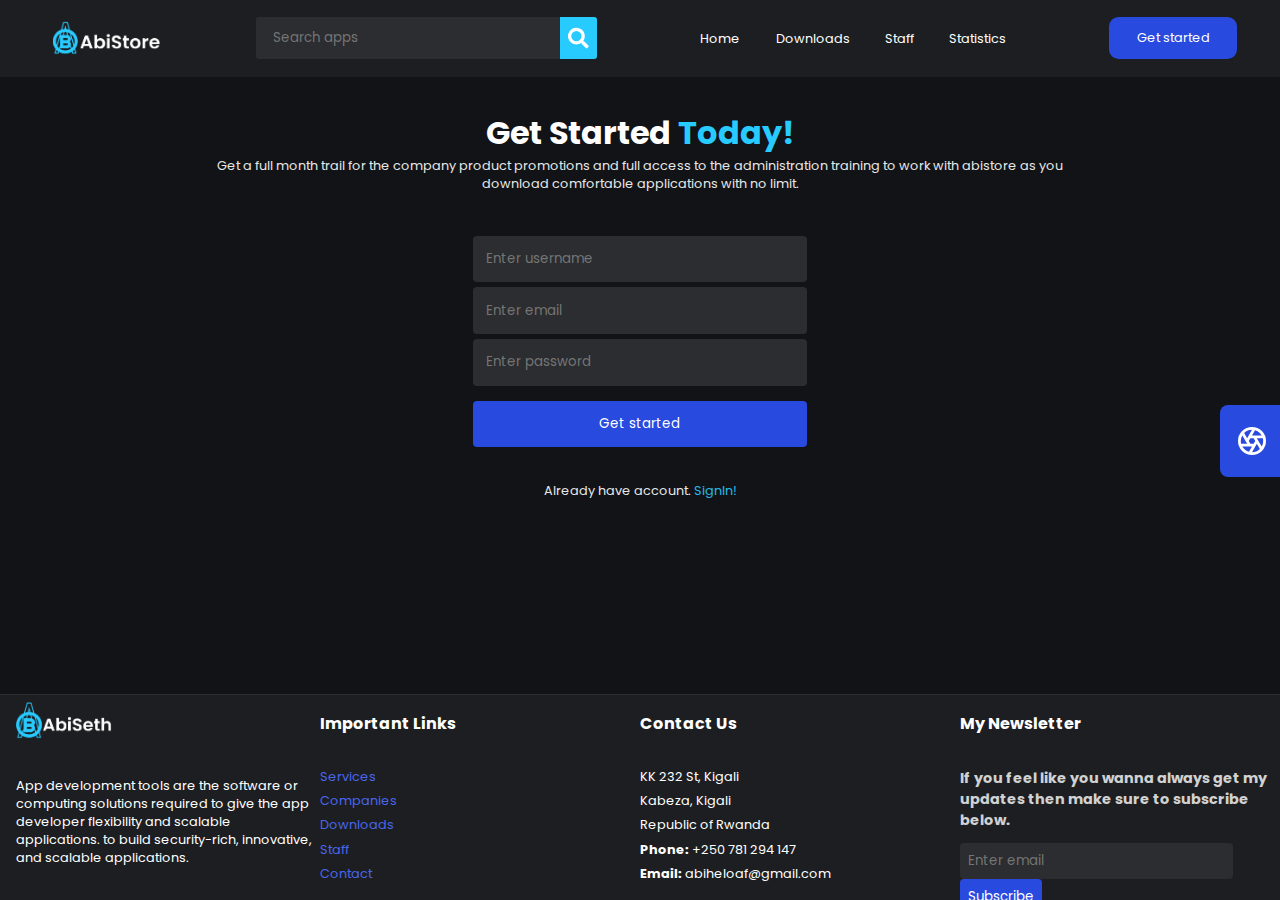
<file: signup.html>
<!DOCTYPE html>
<html lang="en">
<head>
    <meta charset="UTF-8">
    <meta http-equiv="X-UA-Compatible" content="IE=edge">
    <meta name="viewport" content="width=device-width, initial-scale=1.0">
    <meta name="description" content="Abi store is a Tech company for making apps">
    <meta name="keywords" content="Abi store for application store to download">
    <meta name="author" content="Abijuru Seth">

    <title>Home | AbiStore</title>

    <link rel="shortcut icon" href="./img/favicon.png" type="image/x-icon">
    <link rel="stylesheet" href="./styles/style.css">
    <link rel="stylesheet" href="https://cdnjs.cloudflare.com/ajax/libs/font-awesome/5.15.1/css/all.min.css">

</head>
<body>
    <!-- mobile_phone_menu_toggle -->
    <input type="checkbox" name="toggle" id="toggle">

    <!-- settings -->
    <div class="settings">
        <div class="toggle_settings">
            <svg id="camera-lens-line" xmlns="http://www.w3.org/2000/svg" width="32" height="32" viewBox="0 0 32 32">
                <path id="Path_13" data-name="Path 13" d="M0,0H32V32H0Z" fill="none"/>
                <path id="Path_14" data-name="Path 14" d="M13,26.794,16,21.6H6.3A11.225,11.225,0,0,0,13,26.794ZM5.153,18.8h6L6.3,10.4A11.148,11.148,0,0,0,4.8,16,11.266,11.266,0,0,0,5.153,18.8Zm3-10.791,3,5.191L16,4.8A11.164,11.164,0,0,0,8.153,8.009ZM19,5.206,16,10.4h9.7A11.225,11.225,0,0,0,19,5.206ZM26.847,13.2h-6L25.7,21.6A11.148,11.148,0,0,0,27.2,16,11.266,11.266,0,0,0,26.847,13.2Zm-3,10.791-3-5.191L16,27.2a11.164,11.164,0,0,0,7.847-3.209ZM16,30A14,14,0,1,1,30,16,14,14,0,0,1,16,30Zm1.617-16.8H14.383L12.767,16l1.616,2.8h3.234L19.233,16l-1.616-2.8Z" fill="#fff"/>
            </svg>              
        </div>
        <div class="settings_panel">
            <p>Dark</p>
            <p>Light</p>
        </div>
    </div>

    <div class="main_container col-12 col-mob-12 col-tab-12">
        <div class="navbar col-12 col-mob-12 col-tab-12" id="home">
            <div class="log col-2 col-mob-4 col-tab-3">
                <img class="lap-icon" src="./img/logo.png" alt="logo">
                <img class="mob-icon" src="./img/mob-icon.png" alt="logo">
            </div>
            <div class="menus col-8 col-tab-9">
                <div class="search">
                    <input type="text" name="search" id="search" placeholder="Search apps" maxlength="15" minlength="2">
                    <div class="icon_search">
                        <svg xmlns="http://www.w3.org/2000/svg" width="32" height="32" viewBox="0 0 32 32">
                            <path id="Icon_awesome-search" data-name="Icon awesome-search" d="M31.565,27.666l-6.232-6.231A1.5,1.5,0,0,0,24.271,21H23.252A13,13,0,1,0,21,23.248v1.019a1.5,1.5,0,0,0,.438,1.062l6.232,6.231a1.494,1.494,0,0,0,2.119,0l1.769-1.769a1.507,1.507,0,0,0,.006-2.125ZM13,21a8,8,0,1,1,8-8A8,8,0,0,1,13,21Z" fill="#ffffff"/>
                        </svg>                          
                    </div>
                </div>
                <div class="ul_links col-mob-8 col-">
                    <ul>
                        <li><a href="./index.html">Home</a></li>
                        <li><a href="./downloads.html">Downloads</a></li>
                        <li><a href="./staff.html">Staff</a></li>
                        <li><a href="./staticts.html">Statistics</a></li>
                    </ul>
                    <div class="toggle_menu">
                        <svg xmlns="http://www.w3.org/2000/svg" viewBox="0 0 24 24" width="24" height="24"><path fill="none" d="M0 0h24v24H0z"/><path d="M3 4h18v2H3V4zm0 7h18v2H3v-2zm0 7h18v2H3v-2z"/></svg>
                    </div>
                </div>
            </div>
            <div class="signup col-2">
                <div class="btn_container">
                    <a href="signup.html">Get started</a>
                </div>
            </div>
        </div>

        <div class="menu_toggle_mob_menu col-mob-12" id="menu_togglering">
            <div class="ul_links_mob">
                <ul>
                    <li><a href="./index.html">Home</a></li>
                    <li><a href="./downloads.html">Downloads</a></li>
                    <li><a href="./staff.html">Staff</a></li>
                    <li><a href="./staticts.html">Statistics</a></li>
                </ul>
            </div>
        </div>



        <div class="banner_signup col-12 col-tab-12 col-mob-12">
            <h1>Get Started <span>Today!</span></h1>
            <p>Get a full month trail for the company product promotions and full access to the administration training to work with abistore as you download comfortable applications with no limit.</p>
            <div class="form col-4 col-tab-6 col-mob-12">
                <form action="#">
                    <div class="row">
                        <input type="text" placeholder="Enter username" required maxlength="12">
                    </div> 
                    <div class="row">
                        <input type="email" placeholder="Enter email" required maxlength="12">
                    </div> 
                    <div class="row">
                        <input type="password" placeholder="Enter password" required maxlength="12">
                    </div>
                    <div class="row">
                        <button type="submit">Get started</button>
                    </div>
                    <div class="row">
                        <p>Already have account. <span>SignIn!</span></p>
                    </div>
                </form>
            </div>
        </div>


   


        <div class="footer col-12 col-mob-12 col-tab-12">
            <div class="main_footer_container col-12 col-tab-12 col-mob-12">
                <div class="footer_content col-3 col-tab-6 col-mob-12">
                    <img src="./img/logo1.png" alt="logo">
                    <p class="footer_p_descript">
                        App development tools are the software or computing solutions 
                        required to give the app developer flexibility and scalable applications. to build security-rich, 
                        innovative, and scalable applications.
                         </p>
                </div>
                <div class="footer_content col-3 col-tab-6 col-mob-12">
                    <h4>Important Links</h4>
                    <a href="">Services</a>
                    <a href="">Companies</a>
                    <a href="">Downloads</a>
                    <a href="">Staff</a>
                    <a href="">Contact</a>
                </div>
                <div class="footer_content col-3 col-tab-6 col-mob-12">
                    <h4>Contact Us</h4>
                    <p> KK 232 St, Kigali</p>
                    <p>Kabeza, Kigali</p>
                    <p> Republic of Rwanda</p> 
                    <p><strong>Phone:</strong> +250 781 294 147</p>
                    <p><strong>Email:</strong> abiheloaf@gmail.com</p>
                </div>
                <div class="footer_content col-3 col-tab-6 col-mob-12">
                    <h4>My Newsletter</h4>
                    <h3>If you feel like you wanna always get my updates then make 
                        sure to subscribe below.</h3>
                    <form action="#" method="post">
                        <input type="email" name="email" required placeholder="Enter email" maxlength="15">
                        <input type="submit" value="Subscribe">
                    </form>
                    <div class="top">
                        <a href="#home">
                            top
                            <svg xmlns="http://www.w3.org/2000/svg" viewBox="0 0 24 24" width="24" height="24">
                                <path fill="none" d="M0 0h24v24H0z"/>
                                <path fill="#fff" d="M13 7.828V20h-2V7.828l-5.364 5.364-1.414-1.414L12 4l7.778 7.778-1.414 1.414L13 7.828z"/>
                            </svg>
                        </a>
                    </div>
                </div>
            </div>
            <div class="copyright_section col-12">
                <div class="copyright_company col-6 col-mob-12">
                    <p>&copy; Copyright 2020 <strong>Rwanda Coding Academy</strong>. All Rights Reserved</p>
                </div>
                <div class="copyright_designer col-6 col-mob-12">
                    <p>Designed with <i class="fas fa-heart"></i> by Abi-Seth</p>
                </div>
            </div>
        </div>

    </div>
</body>
</html>
</file>
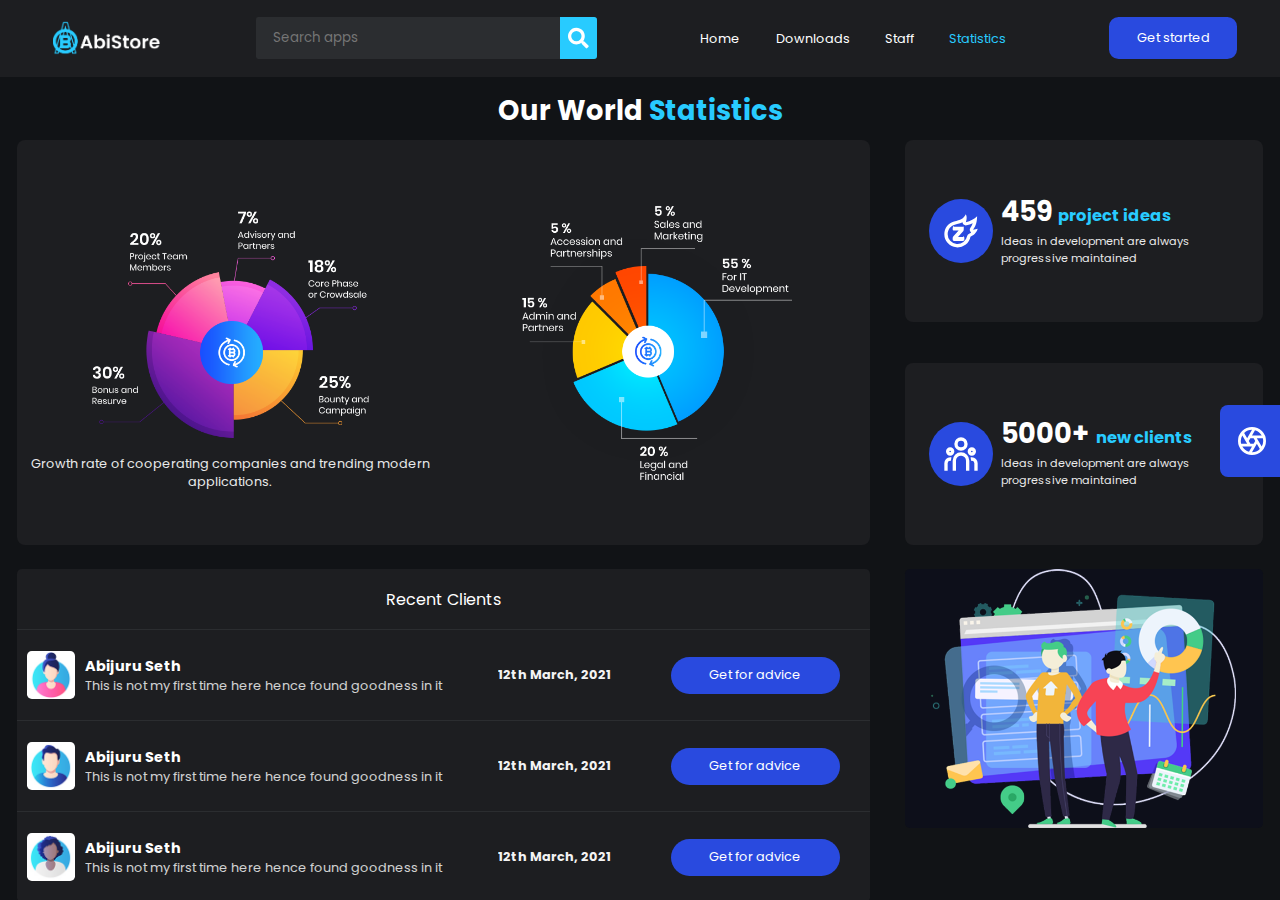
<file: staticts.html>
<!DOCTYPE html>
<html lang="en">
<head>
    <meta charset="UTF-8">
    <meta http-equiv="X-UA-Compatible" content="IE=edge">
    <meta name="viewport" content="width=device-width, initial-scale=1.0">
    <meta name="description" content="Abi store is a Tech company for making apps">
    <meta name="keywords" content="Abi store for application store to download">
    <meta name="author" content="Abijuru Seth">

    <title>Home | AbiStore</title>

    <link rel="shortcut icon" href="./img/favicon.png" type="image/x-icon">
    <link rel="stylesheet" href="./styles/style.css">
    <link rel="stylesheet" href="https://cdnjs.cloudflare.com/ajax/libs/font-awesome/5.15.1/css/all.min.css">

</head>
<body>
    <!-- mobile_phone_menu_toggle -->
    <input type="checkbox" name="toggle" id="toggle">

    <!-- settings -->
    <div class="settings">
        <div class="toggle_settings">
            <svg id="camera-lens-line" xmlns="http://www.w3.org/2000/svg" width="32" height="32" viewBox="0 0 32 32">
                <path id="Path_13" data-name="Path 13" d="M0,0H32V32H0Z" fill="none"/>
                <path id="Path_14" data-name="Path 14" d="M13,26.794,16,21.6H6.3A11.225,11.225,0,0,0,13,26.794ZM5.153,18.8h6L6.3,10.4A11.148,11.148,0,0,0,4.8,16,11.266,11.266,0,0,0,5.153,18.8Zm3-10.791,3,5.191L16,4.8A11.164,11.164,0,0,0,8.153,8.009ZM19,5.206,16,10.4h9.7A11.225,11.225,0,0,0,19,5.206ZM26.847,13.2h-6L25.7,21.6A11.148,11.148,0,0,0,27.2,16,11.266,11.266,0,0,0,26.847,13.2Zm-3,10.791-3-5.191L16,27.2a11.164,11.164,0,0,0,7.847-3.209ZM16,30A14,14,0,1,1,30,16,14,14,0,0,1,16,30Zm1.617-16.8H14.383L12.767,16l1.616,2.8h3.234L19.233,16l-1.616-2.8Z" fill="#fff"/>
            </svg>              
        </div>
        <div class="settings_panel">
            <p>Dark</p>
            <p>Light</p>
        </div>
    </div>

    <div class="main_container col-12 col-mob-12 col-tab-12">
        <div class="navbar col-12 col-mob-12 col-tab-12" id="home">
            <div class="log col-2 col-mob-4 col-tab-3">
                <img class="lap-icon" src="./img/logo.png" alt="logo">
                <img class="mob-icon" src="./img/mob-icon.png" alt="logo">
            </div>
            <div class="menus col-8 col-tab-9">
                <div class="search">
                    <input type="text" name="search" id="search" placeholder="Search apps" maxlength="15" minlength="2">
                    <div class="icon_search">
                        <svg xmlns="http://www.w3.org/2000/svg" width="32" height="32" viewBox="0 0 32 32">
                            <path id="Icon_awesome-search" data-name="Icon awesome-search" d="M31.565,27.666l-6.232-6.231A1.5,1.5,0,0,0,24.271,21H23.252A13,13,0,1,0,21,23.248v1.019a1.5,1.5,0,0,0,.438,1.062l6.232,6.231a1.494,1.494,0,0,0,2.119,0l1.769-1.769a1.507,1.507,0,0,0,.006-2.125ZM13,21a8,8,0,1,1,8-8A8,8,0,0,1,13,21Z" fill="#ffffff"/>
                        </svg>                          
                    </div>
                </div>
                <div class="ul_links col-mob-8 col-">
                    <ul>
                        <li><a href="./index.html">Home</a></li>
                        <li><a href="./downloads.html">Downloads</a></li>
                        <li><a href="./staff.html">Staff</a></li>
                        <li><a class="active" href="./staticts.html">Statistics</a></li>
                    </ul>
                    <div class="toggle_menu">
                        <svg xmlns="http://www.w3.org/2000/svg" viewBox="0 0 24 24" width="24" height="24"><path fill="none" d="M0 0h24v24H0z"/><path d="M3 4h18v2H3V4zm0 7h18v2H3v-2zm0 7h18v2H3v-2z"/></svg>
                    </div>
                </div>
            </div>
            <div class="signup col-2">
                <div class="btn_container">
                    <a href="signup.html">Get started</a>
                </div>
            </div>
        </div>

        <div class="menu_toggle_mob_menu col-mob-12" id="menu_togglering">
            <div class="ul_links_mob">
                <ul>
                    <li><a href="./index.html">Home</a></li>
                    <li><a href="./downloads.html">Downloads</a></li>
                    <li><a href="./staff.html">Staff</a></li>
                    <li><a class="active" href="./staticts.html">Statistics</a></li>
                </ul>
            </div>
        </div>






        <div class="statistics_banner col-12 col-tab-12 col-mob-12">
            <h1>Our World <span>Statistics</span></h1>
            <div class="top_container col-12 col-mob-12 col-tab-12">
                <div class="graphy_container col-8 col-tab-12 col-mob-12">
                    <div class="graph col-6 col-tab-12 col-mob-12">
                        <img src="./img/chat1.png" alt="chat">
                        <p>Growth rate of cooperating companies and trending modern applications.</p>
                    </div>
                    <div class="graph col-6 col-tab-12 col-mob-12">
                        <img src="./img/chat2.png" alt="chat">
                    </div>
                </div>
                <div class="statistics_words col-tab-12 col-mob-12">
                    <div class="statis col-12 col-tab-12 col-mob-12">
                        <div class="icon">
                            <svg xmlns="http://www.w3.org/2000/svg" viewBox="0 0 24 24" width="40" height="40"><path fill="none" d="M0 0h24v24H0z"/><path fill="#fff" d="M8.26 8.26C5.838 8.803 4 11.208 4 13.935a5.903 5.903 0 0 0 11.703 1.098 2 2 0 0 1 1.129-1.448c.482-.222.91-.473 1.284-.743-.863-.603-1.186-1.862-.47-2.834a9.796 9.796 0 0 0 1.391-2.651 19.04 19.04 0 0 1-3.668 1.265c-1.261.303-2.392-.638-2.466-1.814-1.18.572-2.67 1.01-4.642 1.452zm10.996 2.934c1.166 0 1.917-.424 2.744-.587-.325 1.448-1.5 3.49-4.33 4.795A7.903 7.903 0 0 1 2 13.936C2 10.29 4.467 7.06 7.824 6.308 11.745 5.43 13.528 4.742 14.9 2c.689 1.333.689 2.892 0 4.677 2.816-.67 5.074-1.852 6.774-3.548 0 4.802-1.822 7.186-2.419 8.065zm-5.84 3.932c.584.145.584.832.584 1.02v1.022c0 .561-.342.773-.844.773H7.742c-.475-.087-.734-.346-.734-.778v-.95c0-.475.216-.82.432-1.08l3.152-3.369H7.526c-.302 0-.518-.216-.518-.604-.044-.735.086-1.9.647-2.16.087 0 .087.13.087.173-.087.173 0 .302.216.302h3.887c.863 0 1.381 0 1.684-.086.13-.043.216 0 .173.13-.087.302-.044.647-.044.95 0 .993 0 1.382-.777 2.159l-2.678 2.937 2.85-.002c.316 0 .364-.146.364-.437z"/></svg>
                        </div>
                        <div class="details">
                            <h1>459 <span>project ideas</span></h1>
                            <p>Ideas in development are always progressive maintained</p>
                        </div>
                    </div>
                    
                    <div class="statis col-12 col-tab-12 col-mob-12">
                        <div class="icon">
                            <svg xmlns="http://www.w3.org/2000/svg" viewBox="0 0 24 24" width="40" height="40"><path fill="none" d="M0 0h24v24H0z"/><path fill="#fff" d="M12 11a5 5 0 0 1 5 5v6h-2v-6a3 3 0 0 0-2.824-2.995L12 13a3 3 0 0 0-2.995 2.824L9 16v6H7v-6a5 5 0 0 1 5-5zm-6.5 3c.279 0 .55.033.81.094a5.947 5.947 0 0 0-.301 1.575L6 16v.086a1.492 1.492 0 0 0-.356-.08L5.5 16a1.5 1.5 0 0 0-1.493 1.356L4 17.5V22H2v-4.5A3.5 3.5 0 0 1 5.5 14zm13 0a3.5 3.5 0 0 1 3.5 3.5V22h-2v-4.5a1.5 1.5 0 0 0-1.356-1.493L18.5 16c-.175 0-.343.03-.5.085V16c0-.666-.108-1.306-.309-1.904.259-.063.53-.096.809-.096zm-13-6a2.5 2.5 0 1 1 0 5 2.5 2.5 0 0 1 0-5zm13 0a2.5 2.5 0 1 1 0 5 2.5 2.5 0 0 1 0-5zm-13 2a.5.5 0 1 0 0 1 .5.5 0 0 0 0-1zm13 0a.5.5 0 1 0 0 1 .5.5 0 0 0 0-1zM12 2a4 4 0 1 1 0 8 4 4 0 0 1 0-8zm0 2a2 2 0 1 0 0 4 2 2 0 0 0 0-4z"/></svg>
                        </div>
                        <div class="details">
                            <h1>5000+ <span>new clients</span></h1>
                            <p>Ideas in development are always progressive maintained</p>
                        </div>
                    </div>
                    
                </div>
            </div>
            
            <div class="user_chat col-12 col-tab-12 col-mob-12">
                <div class="user_msg col-8 col-tab-12 col-mob-12">
                    <p>Recent Clients</p>   
                    <div class="user col-12">
                        <div class="img">
                            <img src="./img/apps/user1.jpg" alt="">
                        </div>
                        <div class="words">
                            <h3>Abijuru Seth</h3>
                            <p>This is not my first time here hence found goodness in it</p>
                        </div>
                        <div class="date col-mob-12">
                            <h4>12th March, 2021</h4>
                        </div>
                        <div class="talk col-mob-12">
                            <button>Get for advice</button>
                        </div>
                    </div>
                    <div class="user col-12">
                        <div class="img">
                            <img src="./img/apps/user2.jpg" alt="">
                        </div>
                        <div class="words">
                            <h3>Abijuru Seth</h3>
                            <p>This is not my first time here hence found goodness in it</p>
                        </div>
                        <div class="date">
                            <h4>12th March, 2021</h4>
                        </div>
                        <div class="talk">
                            <button>Get for advice</button>
                        </div>
                    </div>
                    <div class="user col-12">
                        <div class="img">
                            <img src="./img/apps/user3.jpg" alt="">
                        </div>
                        <div class="words">
                            <h3>Abijuru Seth</h3>
                            <p>This is not my first time here hence found goodness in it</p>
                        </div>
                        <div class="date">
                            <h4>12th March, 2021</h4>
                        </div>
                        <div class="talk">
                            <button>Get for advice</button>
                        </div>
                    </div>
                    
                </div>
                <div class="progress col-tab-12 col-mob-12">
                    <img src="./img/Design.png" alt="design">
                </div>
            </div> 
        </div>


        <div class="footer statis_footer col-12 col-mob-12 col-tab-12">
            <div class="main_footer_container col-12 col-tab-12 col-mob-12">
                <div class="footer_content col-3 col-tab-6 col-mob-12">
                    <img src="./img/logo1.png" alt="logo">
                    <p class="footer_p_descript">
                        App development tools are the software or computing solutions 
                        required to give the app developer flexibility and scalable applications. to build security-rich, 
                        innovative, and scalable applications.
                         </p>
                </div>
                <div class="footer_content col-3 col-tab-6 col-mob-12">
                    <h4>Important Links</h4>
                    <a href="">Services</a>
                    <a href="">Companies</a>
                    <a href="">Downloads</a>
                    <a href="">Staff</a>
                    <a href="">Contact</a>
                </div>
                <div class="footer_content col-3 col-tab-6 col-mob-12">
                    <h4>Contact Us</h4>
                    <p> KK 232 St, Kigali</p>
                    <p>Kabeza, Kigali</p>
                    <p> Republic of Rwanda</p> 
                    <p><strong>Phone:</strong> +250 781 294 147</p>
                    <p><strong>Email:</strong> abiheloaf@gmail.com</p>
                </div>
                <div class="footer_content col-3 col-tab-6 col-mob-12">
                    <h4>My Newsletter</h4>
                    <h3>If you feel like you wanna always get my updates then make 
                        sure to subscribe below.</h3>
                    <form action="#" method="post">
                        <input type="email" name="email" required placeholder="Enter email" maxlength="15">
                        <input type="submit" value="Subscribe">
                    </form>
                    <div class="top">
                        <a href="#home">
                            top
                            <svg xmlns="http://www.w3.org/2000/svg" viewBox="0 0 24 24" width="24" height="24">
                                <path fill="none" d="M0 0h24v24H0z"/>
                                <path fill="#fff" d="M13 7.828V20h-2V7.828l-5.364 5.364-1.414-1.414L12 4l7.778 7.778-1.414 1.414L13 7.828z"/>
                            </svg>
                        </a>
                    </div>
                </div>
            </div>
            <div class="copyright_section col-12">
                <div class="copyright_company col-6 col-mob-12">
                    <p>&copy; Copyright 2020 <strong>Rwanda Coding Academy</strong>. All Rights Reserved</p>
                </div>
                <div class="copyright_designer col-6 col-mob-12">
                    <p>Designed with <i class="fas fa-heart"></i> by Abi-Seth</p>
                </div>
            </div>
        </div>

    </div>
</body>
</html>
</file>
<file: styles/style.css>
/* importing fonts  */
@import url('https://fonts.googleapis.com/css2?family=Poppins:wght@500&display=swap');
@import url('https://fonts.googleapis.com/css2?family=Righteous&display=swap');

/* style variables */
:root {
    /* fonts */
    --poppins: 'Poppins', sans-serif;
    --right: 'Righteous', cursive;

    /* colors */
    --pure-white: #ffffff;
    --main-blue: #294adf;
    --main-blue-hover: #4866ec;
    --main-blue-light: #28CBFF;
    --bg-color: #111316;
    --main-dark: #0d0f1a;
    --gray-dark: #1D1E21;
    --light-gray: #2B2D30;
}

* {
    margin: 0;
    padding: 0;
    box-sizing: border-box;
}

body {
    background-color: var(--bg-color);
    scroll-behavior: smooth;
    width: 100%;
    overflow-x: hidden !important;
}

body::-webkit-scrollbar {
    display: none;
}

p, h1, h2, h3, h4, h5, h6, img, a, button {
    user-select: none;
}

.main_container::-webkit-scrollbar {
    background-color: var(--bg-color);
    width: 0.6em;
}

.main_container::-webkit-scrollbar-thumb {
    background-color: var(--main-dark);
    border-radius: 0.8em;
}

.main_container {
    height: 100vh;
    overflow-x: hidden;
    position: relative;
    scroll-behavior: smooth;
}

.navbar {
    height: 8.5%;
    overflow: hidden;
    background-color: var(--gray-dark);
    position: sticky;
    top: 0;
    display: flex;
    flex-wrap: nowrap;
    justify-content: center;
    z-index: 2;
}

.navbar .log {
    display: flex;
    flex-wrap: nowrap;
    justify-content: center;
    align-items: center;
    height: 100%;
}

.navbar .log img {
    width: 50%;
    margin-top: 8%;
}

.mob-icon {
    display: none;
}

.navbar .menus {
    height: 100%;
    overflow: hidden;
    display: flex;
    justify-content: center;
    align-items: center;
    position: relative;
    justify-content: space-around;
}

.menu_toggle_mob_menu {
    display: none;
}

.navbar .menus .ul_links {
    width: 40%;
    height: 50%;
}

.toggle_menu {
    display: none;
}

#toggle {
    display: none;
}

.navbar .menus .search {
    width: 40%;
    height: 55%;
    display: flex;
    justify-content: center;
    align-items: center;
    flex-wrap: nowrap;
}

.navbar .menus .search input {
    width: 89%;
    height: 100%;
    border-top-left-radius: 0.18em;
    border-bottom-left-radius: 0.18em;
    border: none;
    padding-left: 5%;
    color: var(--pure-white);
    font-family: var(--poppins);
    background-color: var(--light-gray);
    outline: none;
}

.navbar .menus .search .icon_search {
    width: 11%;
    height: 100%;
    display: flex;
    justify-content: center;
    align-items: center;
    border-top-right-radius: 0.18em;
    border-bottom-right-radius: 0.18em;
    background-color: var(--main-blue-light);
    cursor: pointer;
}

.navbar .menus .search .icon_search svg{
    width: 55%;
    margin: auto;
}

.navbar .menus .ul_links ul {
    width: 100%;
    height: 100%;
    display: flex;
    flex-direction: row;
    justify-content: space-around;
    align-items: center;
}

.navbar .menus .ul_links ul li{
    list-style: none;
}

.active{
    color: var(--main-blue-light) !important;
}

.navbar .menus .ul_links ul li a{
    font-family: var(--poppins);
    text-decoration: none;
    color: var(--pure-white);
    font-size: 0.8em;
    transition: .5s ease-in-out;
}

.navbar .menus .ul_links ul li a:hover{
    color: var(--main-blue-light) !important;
}

.navbar .signup {
    display: flex;
    justify-content: center;
    align-items: center;
}

.btn_container {
    width: 60%;
    height: 55%;
    background-color: var(--main-blue);
    border-radius: 0.6em;
    border: 0.2em solid var(--main-blue);
    cursor: pointer;
    outline: none;
    display: flex;
    justify-content: center;
    align-items: center;
    transition: .5s ease;
}

.btn_container a{
    border: none;
    transition: .5s ease;
    text-decoration: none;
    font-family: var(--poppins);
    color: var(--pure-white);
    font-size: 0.8em;
}

.btn_container a:hover {
    color: var(--main-blue-hover);
    font-size: 0.9em;
}

.btn_container:hover {
    border: 0.2em solid var(--main-blue);
    background-color: transparent;
}


/* banner styles */

.banner_container
{
    height: 90vh;
    display: flex;
    flex-wrap: wrap;
}

.description_content {
    height: 100%;
    display: flex;
    flex-direction: column;
    justify-content: center;
    align-items: center;
}

.description_content .detail_container {
    width: 98%;
    height: 80%;
}

.detail_container h1 {
    color: var(--pure-white);
    font-family: var(--right);
    text-align: left;
    margin: 2% 10% 3% 10%;
    font-size: 2.2em !important;
}

.detail_container h1 span {
    color: var(--main-blue-light);
}

.detail_container p {
    font-family: var(--poppins);
    color: var(--pure-white);
    opacity: 90%;
    font-size: 0.8em;
    margin: 2% 10% 3% 10%;
}

.last {
    font-size: 0.9em !important
}

.detail_container .app_logos {
    width: 25%;
    height: 5%;
    margin: 1% 10%;
    display: flex;
    justify-content: space-around;
    align-items: center;
}

.detail_container .app_logos img{
    height: 100%;
}

.btn_started {
    width: 50%;
    height: 8%;
    margin: 15% 10%;
    display: flex;
    justify-content: space-between;
    align-items: center;
}

.btn_started .btn_getstarted {
    width: 45%;
    height: 100%;
    border: none;
    border-radius: 0.3em;
    border: 0.15em solid var(--main-blue);
    background-color: transparent;
    transition: .5s ease;
    display: flex;
    justify-content: center;
    align-items: center;
}

.btn_getstarted1 {
    background-color: var(--main-blue) !important;
    width: 50% !important;
}

.btn_started .btn_getstarted a{
    font-family: var(--poppins);
    text-decoration: none;
    font-size: 0.85em;
    color: var(--pure-white);
    transition: .5s ease-in-out;
}

.btn_started .btn_getstarted:hover {
    background-color: var(--main-blue-hover) !important;
    border: 0.2em solid var(--main-blue-hover);
}

.image_illustrations {
    height: 100%;
    display: flex;
    justify-content: center;
    align-items: center;
}

.image_illustrations .image_container {
    width: 80%;
    height: 80%;
    display: flex;
    justify-content: center;
    align-items: center;
}

.image_illustrations .image_container img {
    width: 100%;
    height: auto;
    animation: imageMotion 1.3s linear infinite;
    animation-direction: alternate;
    transition: .5s ease;
}

@keyframes imageMotion {
    0% {
        margin-top: -1em;
    } 100% {
        margin-top: 0;
    }
}

.banner {
    height: auto !important;
    position: relative;
}

.banner_design {
    position: absolute;
    z-index: -2;
    width: 100%;
}

.banner_design .image_2 {
    width: 2%;
    margin-top: 18%;
    margin-left: 50%;
    transition: .5s ease;
    animation: romb 1s infinite;
    animation-direction: alternate-reverse;
}

@keyframes romb {
    0% {
        transform: rotate(90deg);
    }100%{
        transform: rotate(360deg);
    }
}

/* settings */

.settings {
    position: fixed;
    z-index: 9;
    height: 8%;
    width: 10%;
    top: 45%;
    right: -5.3%;
    border-top-left-radius: 0.5em;
    border-bottom-left-radius: 0.5em;
    background-color: var(--main-blue);
    display: flex;
    justify-content: space-around;
    align-items: center;
    transition: .2s ease;
}

.settings:hover {
    right: -5%;
}

.toggle_settings {
    height: 100%;
    width: 50%;
    display: flex;
    justify-content: center;
    align-items: center;
}

.toggle_settings svg {
    cursor: pointer;
    animation: rotatingSettings .8s infinite;
}

@keyframes rotatingSettings {
    0% {
        transform: rotate(0deg);
    }100% {
        transform: rotate(360deg);
    }
}

.settings_panel {
    background-color: black;
    height: 100%;
    width: 50%;
    display: flex;
    flex-direction: column;
}

.settings_panel p {
    color: var(--pure-white);
    font-family: var(--poppins);

}

/* services sections */
.services {
    height: 60vh;
    display: block;
}

.services h2 {
    color: var(--pure-white);
    font-family: var(--poppins);
    font-size: 2em;
    text-align: center;
}

.services h2 span{
    color: var(--main-blue-light);
}

.service_containers {
    height: 80%;
    margin-top: 2%;
    display: flex;
    flex-wrap: wrap;
    justify-content: space-around;
    align-items: center;
    margin: auto;
    padding-bottom: 1%;
}

.service_content {
    height: 42%;
    display: flex;
    flex-wrap: nowrap;
    justify-content: center;
    align-items: center;
    background-color: var(--gray-dark);
    margin-top: 1%;
    border-radius: 0.5em;
}

.image_service {
    width: 25%;
    height: 100%;
    display: flex;
    justify-content: center;
    align-items: center;
}

.image_service img{
    width: 50%;
}

.content_service {
    width: 75%;
    height: 100%;
}

.content_service {
    width: 75%;
    height: 100%;
    display: flex;
    flex-direction: column;
    justify-content: center;
}

.content_service h3 {
    font-family: var(--poppins);
    color: var(--pure-white);
    margin-bottom: 2%;
    font-size: 1.15em;
}

.content_service p {
    font-family: var(--poppins);
    color: var(--pure-white);
    font-size: 0.8em;
    padding-right: 0.1em;
    opacity: 70%;
}


/* strategies styles */
.strategies {
    display: flex;
    flex-wrap: wrap;
    height: auto;
}

.strategies_image {
    height: 100%;
    display: flex;
    justify-content: center;
    align-items: center;
}

.strategies_image img{
    width: 73%;
    transition: .5s ease;
}

.strategies_image img:hover{
    margin-left: -1em;
}

.strategy_details {
    height: 100%;
    display: flex;
    flex-direction: column;
    justify-content: center;
}

.strategy_details h2 {
    font-family: var(--poppins);
    color: var(--pure-white);
    font-size: 2em;
    margin: 2%;
}

.strategy_details h2 span{
    color: var(--main-blue-light);
}

.strategy_details p {
    color: var(--pure-white);
    font-family: var(--poppins);
    margin-left: 2%;
    opacity: 60%;
    font-size: 0.9em;
}

.strategy1 {
    margin-top: 10% !important;
}

.strategy_content {
    width: 100%;
    margin-top: 1.5%;
    display: flex;
}

.dot {
    width: 5%;
    display: flex;
    justify-content: center;
    align-items: center;
    margin-left: 0.5%;
}

.dot img {
    width: 38%;
}

.strategy_content p{
    opacity: 100%;
    width: 80%;
    line-height: 2em;
}

.strategy_content p span{
    opacity: 50%;
}

.strategy_details button {
    width: 30%;
    margin: 7% 2.5%;
    display: flex;
    justify-content: space-around;
    align-items: center;
    font-family: var(--poppins);
    color: var(--pure-white );
    background-color: var(--main-blue);
    font-size: 0.9em;
    border: none;
    height: 9%;
    border-radius: 0.4em;
    cursor: pointer;
    outline: none;
}

.strategy_details button svg{
    width: 12%;
}

/* start project */
.start_project {
    height: 30vh;
    margin-top: 2.5%;
    display: flex;
    flex-wrap: wrap;
    justify-content: center;
    align-items: center;
}

.start_project_content {
    position: relative;
    width: 96%;
    height: 90%;
    border-radius: 0.8em;
    display: flex;
    flex-direction: row;
    flex-wrap: wrap;
    background-color: var(--gray-dark);
    overflow: hidden;
    z-index: 1;
}

.start_project_details {
    width: 70%;
    display: flex;
    flex-direction: column;
}

.start_project_details h1{
    font-family: var(--poppins);
    color: var(--pure-white);
    font-size: 2.2em;
    margin-left: 5%;
    margin-top: auto;
}

.start_project_details p{
    font-family: var(--poppins);
    color: var(--pure-white);
    margin-left: 5%;
    font-size: 0.9em;
    opacity: 80%;
    margin-top: 1%;
    margin-bottom: auto;
}

.start_project_link {
    width: 30%;
    height: 100%;
    display: flex;
    justify-content: center;
    align-items: center;
}

.start_project_link button {
    width: 57%;
    height: 28%;
    display: flex;
    justify-content: center;
    align-items: center;
    cursor: pointer;
    border-radius: 1.8em;
    border: none;
    background-color: var(--main-blue);
    color: var(--pure-white);
    text-decoration: none;
    font-family: var(--poppins);
    font-size: 0.95em;
    outline: none;
}

.circle_cover1 {
    position: absolute;
    width: 50%;
    height: 40vh;
    margin-top: 4%;
    border-radius: 80% 58% 10% 60%;
    animation: rombanimate 1s infinite;
    animation-direction: alternate-reverse;
    transition: .5s ease;
    z-index: -2;
    background-color: var(--light-gray);
}

.circle_cover2 {
    position: absolute;
    width: 20%;
    height: 40vh;
    right: 0;
    top: -20vh;
    z-index: -2;
    border-radius: 80% 58% 10% 60%;
    animation: rombanimate 1s infinite;
    animation-direction: alternate-reverse;
    transition: .5s ease;
    background-color: var(--light-gray);
}


@keyframes rombanimate {
    0%{
        border-radius: 80% 58% 10% 60%;   
    }
    100%{
        border-radius: 40% 60% 10% 58%;
    }
}


/* solutions section  */
.solutions {
    height: 98%;
    display: block;
    margin-top: 3%;
    position: relative;
}

.solutions .tri_shape, .solutions .dot1, .solutions .dot2 {
    position: relative;
    z-index: -2;
}

.solutions .tri_shape {
    top: 90%;
    left: 40%;
    animation-direction: alternate-reverse;
    animation: romb 5s infinite;
}

.solutions .dot1 {
    top: 25%;
    left: 50%;
    animation-direction: alternate-reverse;
    animation: imageMotion 2s infinite;
}

.solutions .dot2 {
    top: 20%;
    left: 20%;
    animation-direction: alternate-reverse;
    animation: imageMotion 2s infinite;
}

.solutions h5 {
    color: var(--main-blue-light);
    font-family: var(--poppins);
    font-size: 1em;
    text-align: center;
}

.solutions h1 {
    color: var(--pure-white);
    font-family: var(--poppins);
    text-align: center;
}

.solutions p {
    color: var(--pure-white);
    font-family: var(--poppins);
    font-size: 0.8em;
    text-align: center;
    margin-left: 10%;
    margin-right: 10%;
    opacity: 70%;
    margin-top: 1%;
    line-height: 2em;
}

.services_view {
    height: 80%;
    display: flex;
    flex-wrap: wrap;
}

.services_contents {
    width: 30%;
    height: 100%;
    display: flex;
    flex-direction: column;
    align-items: center;
    justify-content: space-between;
}

.services_contents_illustrations {
    width: 40%;
    height: 100%;
    display: flex;
    justify-content: center;
    align-items: center;
}

.services_contents_illustrations img {
    width: 100%;
}

.service_details {
    width: 95%;
    height: 25%;
    border-radius: 0.3em;
    display: flex;
    background-color: var(--gray-dark);
}

.service1 {
    margin-right: -20%;
    margin-top: 5%;
}

.service3 {
    margin-right: -20%;
    margin-bottom: 5%;
}

.service4 {
    margin-top: 5%;
}

.service5 {
    margin-bottom: 5%;
}

.service4, .service5 {
    margin-left: -20%;
}

.service_details .service_avatar {
    width: 30%;
    height: 100%;
    display: flex;
    justify-content: center;
    align-items: center;
}

.service_details .service_avatar img{
    width: 65%;
}

.service_details .service_descript {
    width: 70%;
    height: 100%;
    display: flex;
    flex-direction: column;
    justify-content: center;
}

.service_details .service_descript h3{
    font-family: var(--poppins);
    color: var(--pure-white);
}

.service_details .service_descript p{
    text-align: left;
    margin-left: 0;
    line-height: 1.6em;
    font-size: 0.75em;
}



/* testmonial section  */
.testmonials {
    height: 100%;
    margin-top: 8%;
    display: block;
}

.testmonials h1 {
    font-family: var(--poppins);
    color: var(--pure-white);
    text-align: center;
}

.testmonials h1 span{
    color: var(--main-blue-light);
}

.testmonial_content {
    background-color: var(--gray-dark);
    width: 98%;
    height: 45%;
    margin: auto;
    margin-top: 5%;
    border-radius: 0.8em;
    display: flex;
    flex-wrap: wrap;
}

.testmonial_avatar {
    width: 30%;
    height: 100%;
    position: relative;
    display: flex;
    justify-content: center;
    align-items: center;
}

.testmonial_avatar img{
    width: 90%;
    position: absolute;
    top: -15%;
}

.testmonial_details {
    width: 70%;
    height: 100%;
    display: flex;
    flex-wrap: nowrap;
    display: flex;
    flex-wrap: nowrap;
    justify-content: center;
    align-items: center;
    overflow: hidden;
}

.testmony_slide {
    width: 100%;
    height: 400%;
    display: flex;
    flex-direction: column;
    justify-content: center;
    align-items: center;
    margin-top: 82%;
    animation: moveTestmonySlide 6s infinite;
}

@keyframes moveTestmonySlide {
    0% {
        margin-top: 98%;
    }20% {
        margin-top: 98%;
    }40% {
        margin-top: 32%;
    }60% {
        margin-top: 32%;
    }80% {
        margin-top: -32%;
    }100% {
        margin-top: -32%;
    }
}

.testmony {
    background-color: var(--light-gray);
    width: 85%;
    height: 22.5%;
    border-radius: 0.4em;
    display: flex;
    flex-direction: column;
    transition: .5s ease;
    animation-delay: 5s;
    margin-top: 1%;
    float: top;
}

.avatar_client {
    width: 50%;
    height: 40%;
    display: flex;
    margin: 1%;
}

.client_image {
    width: 30%;
    height: 100%;
    display: flex;
    justify-content: center;
    align-items: center;
}
.client_image .image_container {
    width: 60.5%;
    height: 70%;
}

.client_image img{
    width: 100%;
    height: 100%;
    border-radius: 50%;
}

.client_name {
    display: flex;
    flex-direction: column;
    justify-content: center;
}

.client_name h4{
    font-family: var(--poppins);
    color: var(--pure-white);
}

.client_name p{
    font-family: var(--poppins);
    color: var(--pure-white);
    opacity: 80%;
    font-size: 0.8em;
}

.client_details {
    margin-left: 1%;
    height: 60%;
}

.client_details p{
    font-family: var(--poppins);
    font-size: 0.8em;
    color: var(--pure-white);
    opacity: 90%;
    margin-left: 5%;
    margin-right: 5%;
}

.social_media {
    height: 30%;
    width: 40%;
    margin-top: 2%;
    display: flex;
    justify-content: center;
    margin-left: 3%;
}

.social_media img {
    height: 60%;
    margin: auto;
}

.client_companies {
    height: 35.5%;
    margin-top: 1.5%;
    display: flex;
    justify-content: center;
    align-items: center;
    flex-direction: column;
}

.client_companies h2 {
    font-family: var(--poppins);
    color: var(--pure-white);
    margin-bottom: 1%;
}

.company_logos {
    /* margin-top: 3%; */
    width: 90%;
    display: flex;
    flex-direction: column;
    flex-wrap: wrap;
    justify-content: center;
    align-items: center;
}

.logos_row {
    width: 100%;
    height: 45%;
    display: flex;
    flex-wrap: wrap;
    justify-content: space-between;
    align-items: center;
}
.logos_row:nth-child(odd) {
    margin-bottom: 1%;
}

.logos_row img {
    border-radius: 0.2em;
}

/* contact us */
.contact {
    height: 75vh;
    margin-top: 4%;
    display: flex;
    flex-wrap: wrap;
    background-color: var(--gray-dark);
}

.contact_us_image {
    width: 45%;
    height: 100%;
    position: relative;
}

.contact_us_image>img {
    position: absolute;
    left: 50%;
    top: 52.5%;
    transition: .5s ease;
    animation: moveContact 1s infinite;
    animation-direction: alternate-reverse;
}

.contact_image_container {
    height: 90%;
    display: flex;
    justify-content: center;
    align-items: center;
}

.contact_image_container img {
    width: 90%;
}

.social-links {
    width: 60%;
    height: 10%;
    margin: auto;
    display: flex;
    justify-content: space-between;
    align-items: center;
}

.social-links a{
    font-size: 1.5em;
    color: var(--main-blue-light);
    transition: .5s ease;
    cursor: pointer;
}

.social-links a:hover {
    transform: rotate(360deg);
}

.contact_us_info {
    width: 55%;
}

.contact_us_info h1 {
    color: var(--pure-white);
    font-family: var(--poppins);
    margin: 2%;
}

.contact_us_info h1 span {
    color: var(--main-blue-light);
}

.contact_us_info p {
    color: var(--pure-white);
    font-family: var(--poppins);
    font-size: 0.8em;
    margin-left: 2%;
    opacity: 90%;
}

.form {
    width: 80%;
    margin: auto;
    margin-top: 3%;
    /* background-color: green; */
}

.form form {
    display: flex;
    flex-direction: column;
    justify-content: center;
    align-items: center;
}

.form form input,
.form form button,
.form form textarea {
    width: 80%;
}

.form form input {
    padding: 2%;
    margin-top: 1%;
    border-radius: 0.3em;
    border: none;
    color: var(--pure-white);
    outline: none;
    background-color: var(--light-gray);
    font-family: var(--poppins);
}

.form form button {
    padding: 2%;
    background-color: var(--main-blue);
    border: none;
    border-radius: 0.3em;
    color: var(--pure-white);
    font-family: var(--poppins);
    outline: none;
    cursor: pointer;
}

.form form textarea {
    font-family: var(--poppins);
    resize: none;
    padding: 2%;
    margin-top: 1%;
    margin-bottom: 1%;
    border-radius: 0.3em;
    background-color: var(--light-gray);
    color: var(--pure-white);
    border: none;
    outline: none;
    height: 20vh !important;
}

/* footer  */
.footer {
    height: 42vh;
    background-color: var(--gray-dark);
    border-top: 0.1em solid var(--light-gray);
    display: block;
}

.main_footer_container {
    height: 80%;
    display: flex;
    flex-wrap: wrap;
}

.footer_content{
    height: 100%;
}

.footer_content img{
    width: 30%;
    margin-right: 2%;
    margin-left: 5%;
}

.footer_content p {
    font-family: var(--poppins);
    font-size: 0.8em;
    margin-top: 2%;
    color: var(--pure-white);
}

.footer_p_descript {
    margin-left: 5%;
    margin-right: 2%;
}

.footer_content h4 {
    font-family: var(--poppins);
    color: var(--pure-white);
    margin-top: 5%;
    margin-bottom: 10%;
}

.footer_content a {
    display: flex;
    flex-direction: column;
    margin-top: 2%;
    color: var(--main-blue-hover);
    font-family: var(--poppins);
    font-size: 0.8em;
    text-decoration: none;
}

.footer_content h3 {
    font-family: var(--poppins);
    color: var(--pure-white);
    font-size: 0.9em;
    opacity: 80%;
}

.footer_content form {
    margin-top: 4%;
    width: 100%;
}


.footer_content .top {
    width: 8%;
    margin-left: 85%;
}

.top a {
    color: var(--pure-white);
}

.footer_content form input {
    padding: 2.5%;
    font-family: var(--poppins);
    border-radius: 0.3em;
    background-color: var(--light-gray);
    border: none;
    outline: none;
    color: var(--pure-white);
}

.footer_content form input[type=submit] {
    background-color: var(--main-blue);
}

.copyright_section {
    height: 20%;
    display: flex;
    flex-wrap: wrap;
    background-color: var(--bg-color);
}

.copyright_company {
    height: 100%;
    display: flex;
    align-items: center;
}

.copyright_company p{
    margin-left: 3%;
    color: var(--pure-white);
    font-family: var(--poppins);
    font-size: 0.8em;
}

.copyright_designer {
    height: 100%;
    display: flex;
    align-items: center;
    justify-content: center;
}

.copyright_designer p {
    color: var(--pure-white);
    font-family: var(--poppins);
    font-size: 0.8em;
}

.copyright_designer p i{
    color: rgb(255, 0, 76);
    font-size: 1.2em;
}

/* downloads pages */

.banner {
    height: auto;
}

.banner_content {
    height: 100%;
    display: flex;
    flex-wrap: wrap;
    justify-content: center;
}

.banner_sidebar {
    height: 100vh;
    border-top: 0.1em solid var(--light-gray);
    background-color: var(--gray-dark);
}

.banner_details {
    height: 100%;
    margin-bottom: 2em;
}

.row_app_cat {
    height: 50%;
}

.app_cat_title {
    height: 4%;
    display: flex;
    margin-top: 3.5%;
    align-items: center;
}

.app_cat_title svg {
    margin-left: 2%;
    margin-right: 2%;
}

.app_cat_title h2 {
    font-family: var(--poppins);
    font-size: 1em;
    color: var(--pure-white);
}

.category_apps {
    display: flex;
    align-items: center;
    height: 10%;
    margin-top: 5.2%;
}

.app_cat {
    display: flex;
    align-items: center;
    height: 100%;
}

.app_cat .cat_icon {
    height: 100%;
    width: 22%;
    margin-left: 2%;
    margin-right: 2%;
    display: flex;
    justify-content: center;
    align-items: center;
    border-radius: 50%;
}

.app_cat .cat_name {
    width: 72%;
    height: 100%;
    margin-left: 1.5%;
    display: flex;
    align-items: center;
    font-family: var(--poppins);
    font-size: 0.8em;
    color: var(--pure-white);
    opacity: 70%;
}

.back1 { background-color: rgb(20, 94, 255);}
.back2 { background-color: rgb(247, 0, 255);}
.back3 { background-color: rgb(20, 255, 255);}
.back4 { background-color: rgb(0, 204, 255);}
.back5 { background-color: rgb(114, 255, 20);}
.back6 { background-color: rgb(255, 0, 98);}
.back7 { background-color: rgb(255, 126, 20);}
.back8 { background-color: rgb(17, 0, 255);}
.back9 { background-color: rgb(5, 63, 50);}
.back10 { background-color: rgba(0, 81, 255, 0.486);}
.back11 { background-color: rgb(60, 13, 61);}
.back12 { background-color: rgb(0, 255, 115);}

.banner_details h1 {
    font-family: var(--poppins);
    color: var(--pure-white);
    font-size: 1.25em;
    margin: 1%;
}

.banner_details h1 span {
    color: var(--main-blue-light);
}

.banner_details p {
    margin: -0.5% 1%;
    font-family: var(--poppins);
    font-size: 0.8em;
    color: var(--pure-white);
    opacity: 70%;
}

.application_container {
    display: flex;
    flex-wrap: wrap;
    justify-content: space-around;
    height: auto;
    margin-top: 2%;
}

.application {
    background-color: var(--gray-dark);
    width: 18%;
    height: 30vh;
    margin-top: 2%;
    border-radius: 0.3em;
    display: flex;
    flex-direction: column;
}

.app_logo_container {
    height: 60%;
    display: flex;
    justify-content: center;
    align-items: center;
}

.app_logo_container img {
    width: 60%;
}

.figma {
    width: 40% !important;
}

.app_detail_container {
    height: 40%;
    display: flex;
    justify-content: center;
    align-items: center;
    flex-direction: column;
}

.star_container {
    height: 40%;
    display: flex;
    align-items: center;
}

.star_container svg {
    margin-left: 5%;
}

.descript_app {
    height: 60%;
    display: flex;
    align-items: center;
}

.descript_app p {
    width: 70%;
    font-size: 0.9em;
    margin-left: 5.5%;
}

.app_down_icon {
    width: 20%;
    height: 100%;
    display: flex;
    justify-content: center;
    align-items: center;
}

/* staff page  */
.banner_container_staff {
    height: auto;
}

.main_staff_banner {
    height: 70vh;
}

.logo_abistore {
    height: 20%;
    display: flex;
    justify-content: center;
    align-items: center;
}

.logo_abistore img {
    margin-top: 2em;
    width: 12.5%;
}

.content_staff_descript {
    height: 70%;
    display: flex;
    flex-direction: column;
    align-items: center;
    justify-content: center;
}

.content_staff_descript p {
    color: var(--pure-white);
    font-family: var(--poppins);
    font-weight: 700;
    font-size: 1.2em;
    width: 60%;
    text-align: center;
}

.content_staff_descript p span {
    color: var(--main-blue-light);
}

.content_staff_descript h4 {
    font-family: var(--poppins);
    color: var(--main-blue-light);
    font-size: 1.4em;
    margin-top: 3%;
}

.content_staff_descript h3 {
    color: var(--pure-white);
    font-family: var(--poppins);
    opacity: 90%;
    font-size: 0.9em;
    font-weight: 500;
}

.staff_btn {
    display: flex;
    flex-wrap: wrap;
    justify-content: center;
    align-items: center;
    width: 100%;
    height: 7vh;
    margin-top: 2%;
}
.staff_btn button {
    font-family: var(--poppins);
    color: var(--pure-white);
    background-color: var(--main-blue-light);
    border: none;
    padding: 0 5%;
    height: 100%;
    border-radius: 0.3em;
}

.btn1 {
    margin-right: 1%;
}

.btn2 {
    margin-left: 1%;
    background-color: transparent !important;
    border: 0.15em solid var(--main-blue-light) !important;
}

.staff_chief {
    height: auto;
    display: flex;
    flex-wrap: wrap;
}

.image_chief {
    height: 70vh;
    display: flex;
    justify-content: center;
    align-items: center;
}

.image_chief img {
 width: 80%;
}

.chief_details {
    height: 70vh;
}

.chief_details .chief_avatar {
    height: 50%;
    display: flex;
    flex-direction: column;
    justify-content: center;
    align-items: center;
}


.chief_avatar .avatar {
    width: 11em;
    height: 11em;
    border: 0.3em solid var(--light-gray);
    border-radius: 50%;
}
.chief_details .chief_avatar .avatar img {
    border-radius: 50%;
    width: 100%;
    height: 100%;
}

.chief_avatar h2{
    font-family: var(--poppins);
    color: var(--pure-white);
    font-size: 1.2em;
}

.chief_avatar p {
    font-family: var(--poppins);
    color: var(--pure-white);
    font-size: 0.8em;
    opacity: 90%;
}

.word_chief {
    width: 100%;
    height: 50%;
    display: flex;
    flex-direction: column;
    align-items: center;
}

.word_chief p {
    font-family: var(--poppins);
    color: var(--pure-white);
    font-size: 0.8em;
    opacity: 80%;
    width: 80%;
    line-height: 2em;
    margin-top: 5%;
}

.social_media_chief {
    width: 100%;
    height: 30%;
    display: flex;
    flex-wrap: wrap;
    justify-content: center;
    align-items: center;
}

.email, .phone {
    font-family: var(--poppins);
    color: var(--pure-white);
    font-size: 0.9em;
    display: flex;
    justify-content: center;
    align-items: center;
}

.email svg, .phone svg {
    margin-right: 3%;
}

.staff_team {
    height: auto;
}

.staff_team_content {
    height: 100vh;
    display: flex;
    flex-wrap: wrap;
    flex-direction: column;
    align-items: center;
}

.staff_team_content h1 {
    font-family: var(--poppins);
    color: var(--pure-white);
    font-size: 1.7em;
}

.staff_team_content h1 span {
    color: var(--main-blue-light);
}

.team_members {
    height: 80%;
    display: flex;
    flex-wrap: wrap;
    justify-content: space-around;
}

.member {
    width: 18%;
    height: 35%;
    display: flex;
    justify-content: center;
    align-items: center;
    flex-direction: column;
}

.member .avatar {
    width: 8.1em;
    height: 8.1em;
    border: 0.3em solid var(--light-gray);
    border-radius: 50%;
}

.member .avatar img {
    border-radius: 50%;
    width: 100%;
    height: 100%;
}

.member h2 {
    font-family: var(--poppins);
    color: var(--pure-white);
    font-size: 0.9em;
}

.member p {
    font-family: var(--poppins);
    color: var(--pure-white);
    font-size: 0.8em;
    opacity: 90%;
}

.hiring {
    height: auto;
    margin-top: -8em;
    margin-bottom: 3em;
}

.hiring_content {
    height: 20vh;
    display: flex;
    flex-direction: column;
    align-items: center;
    justify-content: center;
}

.hiring_content h1 {
    color: var(--main-blue-light);
    font-family: var(--poppins);
    font-size: 1.5em;
}

.hiring_content h2 {
    color: var(--pure-white);
    font-family: var(--poppins);
    font-size: 1.1em;   
}

.hiring_content button {
    padding: 1em 4em;
    margin-top: 1em;
    color: var(--pure-white);
    font-family: var(--poppins);
    border: none;
    background-color: var(--main-blue);
    border-radius: 0.2em;
}

/* statistics page */

.statistics_banner {
    height: 100vh;
}

.statistics_banner h1 {
    font-family: var(--poppins);
    color: var(--pure-white);
    text-align: center;
    margin-top: 0.5em;
    font-size: 1.7em;
}

.statistics_banner h1 span {
    color: var(--main-blue-light);
}

.top_container {
    height: 45%;
    display: flex;
    flex-wrap: wrap;
    margin-top: 0.5em;
    justify-content: space-around;
}

.graphy_container {
    height: 100%;
    display: flex;
    flex-wrap: wrap;
    border-radius: 0.5em;
    background-color: var(--gray-dark);
}

.graph {
    height: 100%;
    display: flex;
    flex-direction: column;
    justify-content: center;
    align-items: center;
}

.graph img {
    width: 78%;
}

.graph p {
    font-family: var(--poppins);
    color: var(--pure-white);
    text-align: center;
    font-size: 0.8em;
    opacity: 90%;
}

.statistics_words {
    height: 100%;
    width: 28%;
    display: flex;
    justify-content: space-between;
    flex-direction: column;
}

.statistics_words .statis {
    height: 45%;
    border-radius: 0.5em;
    display: flex;
    align-items: center;
    background-color: var(--gray-dark);
}

.statis .icon {
    background-color: var(--main-blue);
    width: 4em;
    height: 4em;
    display: flex;
    justify-content: center;
    align-items: center;
    margin-left: 1.5em;
    border-radius: 50%;
}

.statis .details {
    width: 70%;
    margin-left: 0.5em;
}

.statis .details h1 {
    margin-top: -2%;
    text-align: left !important;
}

.statis .details h1 span {
    font-size: 0.6em !important;
}

.statis .details p {
    font-family: var(--poppins);
    color: var(--pure-white);
    opacity: 90%;
    font-size: 0.7em;
}

.user_chat {
    height: auto;
    margin-top: 1.5em;
    display: flex;
    flex-wrap: wrap;
    justify-content: space-around;
}

.user_msg {
    height: 100%;
    border-radius: 0.3em;
    background-color: var(--gray-dark);
}

.user_msg>p {
    font-family: var(--poppins);
    color: var(--pure-white);
    text-align: center;
    font-size: 1em;
    margin: 1.1em 0;
}

.user_msg .user {
    display: flex;
    height: 25%;
    border-top: 0.05em solid var(--light-gray);
    /* border-bottom: 0.05em solid var(--light-gray); */
}

.user_msg .user .img {
    width: 8%;
    height: 10vh;
    display: flex;
    justify-content: center;
    align-items: center;
}

.user_msg .user .img img{
    width: 70%;
    border-radius: 0.3em;
}

.user_msg .user .words {
    width: 45%;
    height: 10vh;
    display: flex;
    flex-direction: column;
    justify-content: center;
}

.user_msg .user .words h3 {
    font-family: var(--poppins);
    color: var(--pure-white);
    font-size: 0.9em;
}

.user_msg .user .words p {
    font-family: var(--poppins);
    color: var(--pure-white);
    font-size: 0.8em;
    opacity: 80%;
}

.user_msg .user .date {
    width: 20%;
    height:  10vh;
    display: flex;
    justify-content: center;
    align-items: center;
}

.user_msg .user .date h4 {
    font-family: var(--poppins);
    color: var(--pure-white);
    font-size: 0.8em;
    opacity: 95%;
}

.user_msg .user .talk {
    width: 27%;
    height: 10vh;
    display: flex;
    justify-content: center;
    align-items: center;    
}

.user_msg .user .talk button {
    padding: 0.75em 3em;
    font-family: var(--poppins);
    color: var(--pure-white);
    font-size: 0.8em;
    background-color: var(--main-blue);
    border-radius: 2em;
    border: none;
}

.user_chat .progress {
    width: 28%;
    height: 100%;
    border-radius: 0.3em;
    background-color: var(--main-dark);
    display: flex;
    justify-content: center;
    align-items: center;
}

.progress img {
    width: 85%;
}

/* signup  */

.banner_signup {
    height: 65vh;
}

.banner_signup h1 {
    font-family: var(--poppins);
    color: var(--pure-white);
    text-align: center;
    margin-top: 1em;
}

.banner_signup h1 span {
    color: var(--main-blue-light);
}

.banner_signup p {
    font-family: var(--poppins);
    color: var(--pure-white);
    text-align: center;
    font-size: 0.8em;
    width: 70%;
    margin: auto;
    opacity: 90%;
}

.banner_signup .form form{
    margin: auto;
    width: 80%;
}

.banner_signup .form form .row{
    display: flex;
    justify-content: center;
    align-items: center;
    width: 98%;
    margin-top: 0.1em;
}

.banner_signup .form form .row input{
    width: 100%;
    padding: 1em;
}

.banner_signup .form form .row button{
    width: 100%;
    padding: 1em;
    margin-top: 1em;
}

.banner_signup .form form .row p{
    font-family: var(--poppins);
    color: var(--pure-white);
    text-align: center;
    font-size: 0.8em;
    width: 70%;
    margin-top: 10%;
}

.banner_signup .form form .row p span{
    color: var(--main-blue-light);
    cursor: pointer;
}

/* responsiveness */
.col-1{
    width: 8.33%;
}
.col-2{
    width: 16.66%;
}
.col-3{
    width: 25%;
}
.col-4{
    width: 33.33%;
}
.col-5{
    width: 41.66%;
}
.col-6{
    width: 50%;
}
.col-7{
    width: 58.33%;
}
.col-8{
    width: 66.66%;
}
.col-9{
    width: 75%;
}
.col-10{
    width: 83.33%;
}
.col-11{
    width: 91.66%;
}
.col-12{
    width: 100%;
}
@media only screen and (max-width: 600px){
    .top_container {
        height: auto;
    }
    
    .user {
        height: 50% !important;
        flex-wrap: wrap;
    }

    .statis_footer {
        margin-top: 160vh !important;
    }

    .date {
        display: none !important;
    }

    .user .img {
        width: 20% !important;
    }

    .user .words {
        width: 80% !important;
    }

    .user .talk {
        width: 100% !important;
    }

    .statis {
        height: 50%;
    }

    .statistics_words {
        height: 50vh !important;
        margin-top: 1em;
    }
    
    .content_staff_descript p {
        width: 98%;
    }

    .logo_abistore img{
        width: 35%;
    }
    
    .content_staff_descript h3 {
        text-align: center;
        margin-top: 2em;
    }

    .image_chief {
        height: 50vh;
    }

    .word_chief p {
        text-align: center;
    }

    .social_media_chief {
        margin-top: 1em;
    }

    .staff_team_content {
        margin-top: 2em;
    }

    .staff_footer {
        margin-top: 10vh !important;
    }

    .hiring_content {
        margin-top: 220vh;
    }

    .hiring_content h2 {
        text-align: center;
    }

    .progress {
        width: 100% !important;
        background-color: green;

    }

    .progress img {
        height: 100%;
    }

    
    
    .app_logo_container img {
        width: 30%;
    }
    
    .figma {
        width: 18% !important;
    }
    
    .banner_content {
        height: 200vh;
    }

    .banner_sidebar {
        height: 100vh;
    }
    
    .footer_downloads {
        margin-top: 680% !important;
    }

    .banner_details {
        height: 50%;
    }

    .app_cat_title {
        justify-content: center;
    }
    .app_cat .cat_icon {
        margin-left: 10%;
    }

    .settings {
        height: 6%;
    }

    .footer {
        height: auto;
        margin-top: 10%;
    }

    .copyright_section {
        margin-top: 10%;
        height: 11vh;
    }

    .copyright_company p {
        text-align: center;
    }

    .copyright_designer p {
        margin-top: -10vh;
    }

    .footer_content img,.footer_content p {
        margin-left: 0% ;
    }

    .footer_content {
        padding-left: 10%;
    }

    .contact {
        height: auto;
        padding-bottom: 5vh;
    }

    .form {
        width: 100%;
        margin-top: 8%;
    }

    .contact_image_container img{
        width: 99%;
    }
    .contact_us_image>img {
        width: 50%;
    }

    .client_companies {
        margin-top: 5%;
    }

    .logos_row {
        width: 95%;
    }
    
    .logos_row img{
        width: 48%;
        margin: auto;
        margin-top: 2%;
    }

    .testmonials {
        margin-top: 290%;
        height: auto;
    }

    .testmonial_details {
        margin-top: 100%;
        height: 43vh;
    }
    
    @keyframes moveTestmonySlide {
        0% {
            margin-top: 218%;
        }20% {
            margin-top: 218%;
        }40% {
            margin-top: 70%;
        }60% {
            margin-top: 70%;
        }80% {
            margin-top: -72%;
        }100% {
            margin-top: -72%;
        }
    }
    
    .testmony {
        height: 40vh;
        width: 98%;
    }

    .avatar_client {
        width: 100%;
        margin: 0%;
    }
    
    .client_image {
        width: 25%;
        height: 100%;
    }
    .client_image .image_container {
        width: 60.5%;
        height: 70%;
    }
    
    .client_image img{
        width: 100%;
        height: 80%;
        margin: auto;
        border-radius: 50%;
    }
    
    .client_name p{
        font-family: var(--poppins);
        color: var(--pure-white);
        opacity: 80%;
        font-size: 0.6em;
    }

    .client_details p {
        font-size: 0.7em;
    }

    .social_media {
        width: 60%;
    }

    .social_media img {
        width: 10%;
        height: 45%;
    }

    .services_contents_illustrations {
        height: 60%;
        margin-top: -3%;
        margin-bottom: 2%;
    }

    .services_contents {
        justify-content: center;
    }
        
    .service_details {
        width: 96% !important;
        height: 25%;
        border-radius: 0.3em;
        display: flex;
        margin-top: 1.5vh !important;
        background-color: var(--gray-dark);
    }

    .service1 {
        margin-right: 0%;
        margin-top: -4% !important;
    }

    .service3 {
        margin-right: 0%;
        margin-bottom: 1%;
    }

    .service4 {
        margin-top: -15% !important;
    }

    .service5 {
        margin-bottom: 1%;
    }

    .service4, .service5 {
        margin-left: 0%;
    }

    .circle_cover1 {
        width: 80%;
        bottom: -20%;
        left: -10%;
    }

    .strategies {
        margin-top: 70%;
    }

    .dot img {
        width: 60%;
    }

    .strategy_details button {
        width: 46%;
    }

    .start_project {
        height: auto;
    }

    .start_project_link {
        height: 10vh;
        margin-top: 2%;
    }
    
    .start_project_link button{
        height: 75%;
    }

    .services {
        margin-top: 70%;
    }

    .services .service_content {
        width: 96%;
    }

    .content_service p {
        font-size: 0.75em;
    }

    .main_container::-webkit-scrollbar {
        display: none !important;
    }

    .lap-icon{
        display: none;
    } 

    .navbar .log img {
        width: 25%;
        margin-top:20%;
    }

    .mob-icon {
        display: block;
    }

    .navbar .menus {
       align-items: center;
       justify-content: unset;
    }
    
    .navbar .menus .ul_links {
        width: 20%;
        height: 50%;
    }
    
    .toggle_menu {
        display: unset;
        width: 100%;
        height: 100%;
        position: relative;
        display: flex;
        flex-wrap: nowrap;
        overflow-x: scroll;
        transition: .5s ease-in-out;
        cursor: pointer;
    }

    .toggle_menu svg {
        position: absolute;
        z-index: 9;
        width: 100%;
        height: 100%;
        fill: var(--pure-white); 
        z-index: -2;
    }

    .navbar .menus .search {
        width: 60%;
        height: 55%;
        display: flex;
        margin-left: 18%;
    }
    
    .navbar .menus .search .icon_search {
        width: 25%;
    }
    
    .navbar .menus .search .icon_search svg{
        width: 55%;
        margin: auto;
    }
    
    .navbar .menus .ul_links ul {
        display: none;
    }
    
    .navbar .signup {
        display: none;
    }

    .menu_toggle_mob_menu {
        position: fixed;
        width: 100%;
        height: auto;
        background-color: var(--gray-dark);
        border-top: 0.1em solid var(--light-gray);
        transition: .5s ease-in-out;
        justify-content: center;
        align-items: center;
        animation: slide .5s linear;
        z-index: 9;
    }

    @keyframes slide {
        0%{
            height: 20%;
        }100%{
            height: auto;
        }
    }

    #toggle {
        display: unset;
        position: absolute;
        right: 5%;
        top: 1%;
        z-index: 9;
        width: 7%;
        height: 7%;
        opacity: 0;
    }

    #toggle:checked~ .main_container .menu_toggle_mob_menu {
        display: flex !important;
    }

    .menu_toggle_mob_menu .ul_links_mob {
        width: 90%;
        height: 100%;
    } 
    
    .menu_toggle_mob_menu .ul_links_mob ul{
        display: flex;
        flex-direction: column;
    } 
    
    .menu_toggle_mob_menu .ul_links_mob ul li{
        list-style-type: none;
        transition: .5s ease-in-out;
        margin: 2%;
    }
    
    .menu_toggle_mob_menu .ul_links_mob ul li a{
        font-family: var(--poppins);
        text-decoration: none;
        font-size: 0.8em;
        color: var(--pure-white);
    }

    .image_illustrations{
        height: 70%;
        margin-top: -10%;
    }

    .description_content {
        height: 80% !important;
    }
    
    .detail_container h1 {
        color: var(--pure-white);
        font-family: var(--right);
        text-align: center;
        margin: 0%;
        margin-top: 3%;
        font-size: 2em !important;
    }
    
    .detail_container p {
        font-size: 0.8em;
        margin: 0%;
        text-align: center;
    }

    .last {
        margin-top: 5% !important;
    }

    .app_logos {
        margin-top: 5% !important;
    }

    .btn_started {
        width: 70%;
    }
    



    .col-mob-1{
        width: 8.33%;
    }
    .col-mob-2{
        width: 16.66%;
    }
    .col-mob-3{
        width: 25%;
    }
    .col-mob-4{
        width: 33.33%;
    }
    .col-mob-5{
        width: 41.66%;
    }
    .col-mob-6{
        width: 50%;
    }
    .col-mob-7{
        width: 58.33%;
    }
    .col-mob-8{
        width: 66.66%;
    }
    .col-mob-9{
        width: 75%;
    }
    .col-mob-10{
        width: 83.33%;
    }
    .col-mob-11{
        width: 91.66%;
    }
    .col-mob-12{
        width: 100%;
    }
    
}
@media only screen and (min-width: 600px) and (max-width: 768px){
    .top_container {
        height: auto;
    }
    
    .user {
        height: 10vh !important;
    }

    .statis_footer {
        margin-top: 140vh !important;
    }

    .user .img {
        width: 20% !important;
    }

    .user .words {
        width: 80% !important;
    }

    .user .talk {
        width: 60% !important;
    }

    .statis {
        height: 50%;
    }

    .statistics_words {
        height: 30vh !important;
        margin-top: 1em;
    }
    
    .progress {
        width: 100% !important;
        background-color: green;

    }

    .progress img {
        height: 100%;
    }
    
    .content_staff_descript p {
        width: 98%;
    }

    .content_staff_descript {
        height: 30vh;
    }

    .staff_btn {
        height: 5vh;
    }

    .logo_abistore img{
        width: 20%;
    }
    
    .content_staff_descript h3 {
        text-align: center;
    }

    .image_chief {
        height: 50vh;
        margin-top: -15em;
    }

    .image_chief img {
        width: 60%;
    }

    .word_chief p {
        margin-top: -2vh;
        text-align: center;
    }

    .social_media_chief {
        margin-top: 1em;
    }

    .staff_team_content {
        margin-top: -10em;
    }

    .staff_footer {
        margin-top: 2vh !important;
    }

    .hiring_content {
        margin-top: 25vh;
    }

    .hiring_content h2 {
        text-align: center;
    }

    .banner_sidebar {
        height: 80vh;
    }
    
    .footer {
        height: 100vh;
    }

    .main_footer_container {
        height: 45%;
        margin-bottom: 5vh;
    }

    .copyright_section {
        height: 12%;
    }

    .copyright_company p {
        text-align: left;
    }

    .copyright_designer p {
        margin-top: 0;
    }

    .footer_content img,.footer_content p {
        margin-left: 0% ;
    }

    .footer_content {
        height: auto;
        padding-left: 3%;
    }

    .contact {
        height: 45vh;
    }

    .contact_us_info {
        height: 45vh;
    }
    .contact_us_info h1{
        font-size: 1.5em;
    }

    .contact_us_image>img {
        width: 50%;
    }

    .contact_image_container {
        height: 90%;
    }

    .form {
        width: 98%;
    }

    .form form {
        width: 100%;
    }

    .form form textarea {
        height: 15vh !important;
    }
    
    .testmonials {
        margin-top: 150%;
        height: 60vh;
    }

    .testmonial_content {
        height: 40%;
        margin-bottom: -7%;
    }

    .testmonial_avatar img{
        width: 118%;
    }

    .testmony {
        width: 90%;
        height: 22vh;
    }

    .avatar_client {
        width: 65%;
    }

    .client_last {
        width: 68%;
    } 

    .client_details p{
        font-size: 0.7em;
    }

    .client_companies {
        margin-top: 10%;
        height: 40%;
    }

    @keyframes moveTestmonySlide {
        0% {
            margin-top: 128%;
        }20% {
            margin-top: 128%;
        }40% {
            margin-top: 42%;
        }60% {
            margin-top: 42%;
        }80% {
            margin-top: -42%;
        }100% {
            margin-top: -42%;
        }
    }

    .company_logos {
        width: 99%;
        height: 80%;
    }

    .logos_row img{
        width: 18%;
    }
    
    .settings {
        top: 28%;
        height: 5%;
    }

    .image_illustrations {
        margin-top: -10%;
    }

    .services {
        margin-top: 28%;
    }

    .service_content {
        width: 48%;
    }

    .strategies{
        margin-top: -4vh;
        justify-content: center;
    }

    .strategies_image img{
        width: 60%;
    }

    .strategy_details p {
        margin-bottom: -2vh;
    }

    .start_project_link button{
        height: 20%;
        width: 80%;
    }

    .services_contents_illustrations {
        height: 50%;
        margin-top: -3%;
        margin-bottom: 2%;
    }

    .services_contents_illustrations img{
        width: 70%;
    }

    .services_contents {
        justify-content: center;
    }
        
    .service_details {
        width: 98% !important;
        height: 25%;
        border-radius: 0.3em;
        display: flex;
        margin-top: 1vh !important;
        background-color: var(--gray-dark);
    }

    .service1 {
        margin-right: 0%;
        margin-top: -10% !important;
    }

    .service3 {
        margin-right: 0%;
        margin-bottom: -10%;
    }

    .service4 {
        margin-top: -10% !important;
    }

    .service5 {
        margin-bottom: 1%;
    }

    .service4, .service5 {
        margin-left: 0%;
    }

    .navbar {
        height: 6%;
    }

    .navbar .log img {
        width: 86%;
        margin-top: 13%;
    }

    .signup {
        width: 0%;
    }

    .ul_links {
        width: 10% !important;
    }
    
    .toggle_menu {
        width: 100%;
        height: 100%;
        position: relative;
        display: flex;
        flex-wrap: nowrap;
        overflow-x: scroll;
        transition: .5s ease-in-out;
        cursor: pointer;
    }

    .toggle_menu svg {
        position: absolute;
        z-index: 9;
        width: 100%;
        height: 100%;
        fill: var(--pure-white); 
    }

    .navbar .menus .search {
        width: 60%;
        height: 55%;
        display: flex;
        margin-left: 10%;    
    }
    
    .navbar .menus .search .icon_search {
        width: 16%;
    }
    
    .navbar .menus .search .icon_search svg{
        width: 50%;
        margin: auto;
    }
    
    .navbar .menus .ul_links ul {
        display: none;
    }
    
    .navbar .signup {
        display: none;
    }

    .menu_toggle_mob_menu {
        position: fixed;
        width: 100%;
        height: auto;
        background-color: var(--gray-dark);
        border-top: 0.1em solid var(--light-gray);
        transition: .5s ease-in-out;
        justify-content: center;
        align-items: center;
        animation: slide .5s linear;
        z-index: 9;
    }

    @keyframes slide {
        0%{
            height: 20%;
        }100%{
            height: auto;
        }
    }

    #toggle {
        display: unset;
        position: absolute;
        right: 5%;
        top: 1%;
        z-index: 9;
        width: 7%;
        height: 7%;
        opacity: 0;
    }

    #toggle:checked~ .main_container .menu_toggle_mob_menu {
        display: flex !important;
    }

    .menu_toggle_mob_menu .ul_links_mob {
        width: 90%;
        height: 100%;
    } 
    
    .menu_toggle_mob_menu .ul_links_mob ul{
        display: flex;
        flex-direction: column;
    } 
    
    .menu_toggle_mob_menu .ul_links_mob ul li{
        list-style-type: none;
        transition: .5s ease-in-out;
        margin: 2%;
    }
    
    .menu_toggle_mob_menu .ul_links_mob ul li a{
        font-family: var(--poppins);
        text-decoration: none;
        font-size: 0.8em;
        color: var(--pure-white);
    }

    .image_illustrations{
        height: 70%;
    }

    .description_content {
        height: 65% !important;
    }

    .col-tab-1{
        width: 8.33%;
    }
    .col-tab-2{
        width: 16.66%;
    }
    .col-tab-3{
        width: 25%;
    }
    .col-tab-4{
        width: 33.33%;
    }
    .col-tab-5{
        width: 41.66%;
    }
    .col-tab-6{
        width: 50%;
    }
    .col-tab-7{
        width: 58.33%;
    }
    .col-tab-8{
        width: 66.66%;
    }
    .col-tab-9{
        width: 75%;
    }
    .col-tab-10{
        width: 83.33%;
    }
    .col-tab-11{
        width: 91.66%;
    }
    .col-tab-12{
        width: 100%;
    }
}

@media only screen and (min-width: 768px) and (max-width: 875px){
    
    .navbar .signup {
        display: none;
    }

    .menus{
        width: 85%;
    }

    .ul_links {
        width: 90%;
    }

    .navbar .log img {
        width: 86%;
        margin-top: 13%;
        transition: .5s ease-in-out;
    }
}

@media only screen and (min-width: 640px) and (max-width: 768px){
    .navbar .signup {
        display: none;
    }

    .menus{
        width: 85%;
    }

    .ul_links ul {
        display: none;
    }
    
    .toggle_menu {
        width: 100%;
        height: 100%;
    }

    .toggle_menu svg {
        width: 100%;
        height: 100%;
    }

    .navbar .menus .search {
        width: 50%;
        height: 55%;
        display: flex;
        margin-left: 10%;    
    }

    .navbar .log img {
        width: 70%;
        margin-top: 13%;
        transition: .5s ease-in-out;
    }
}
</file>
